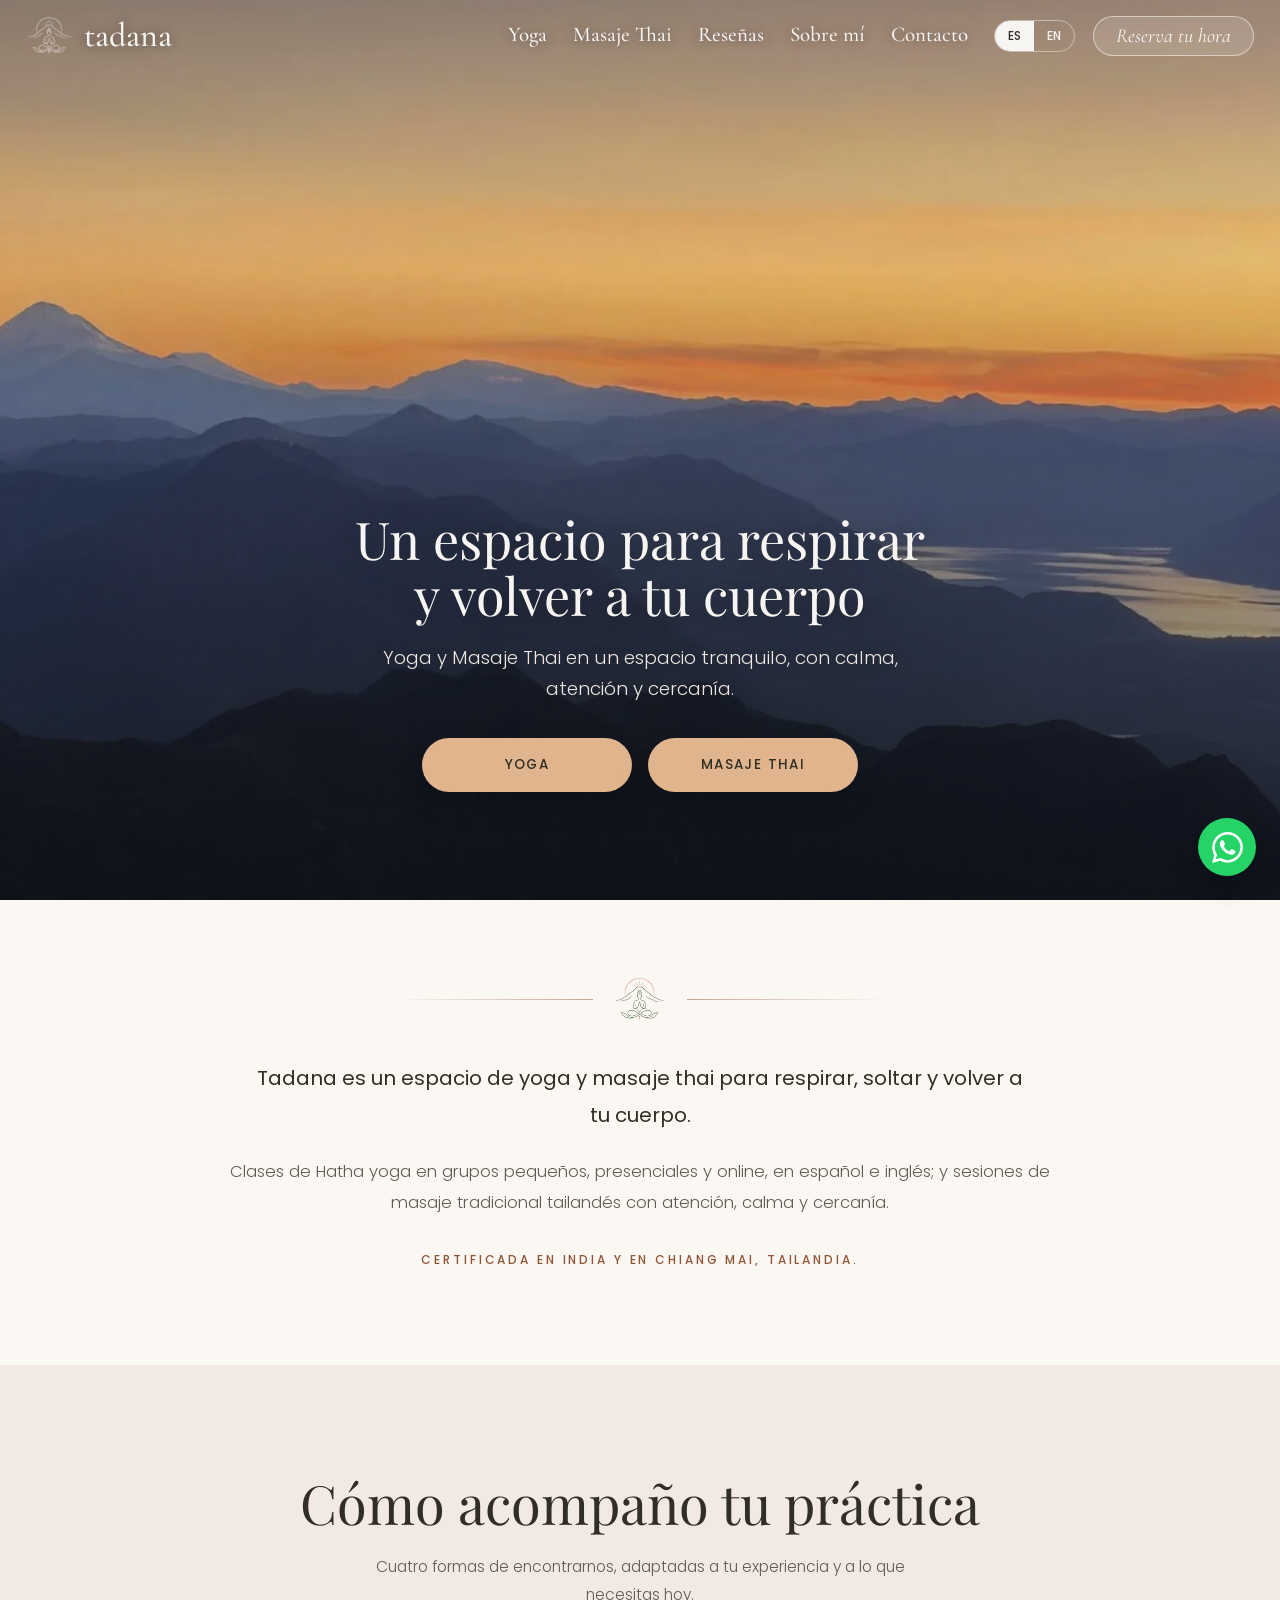
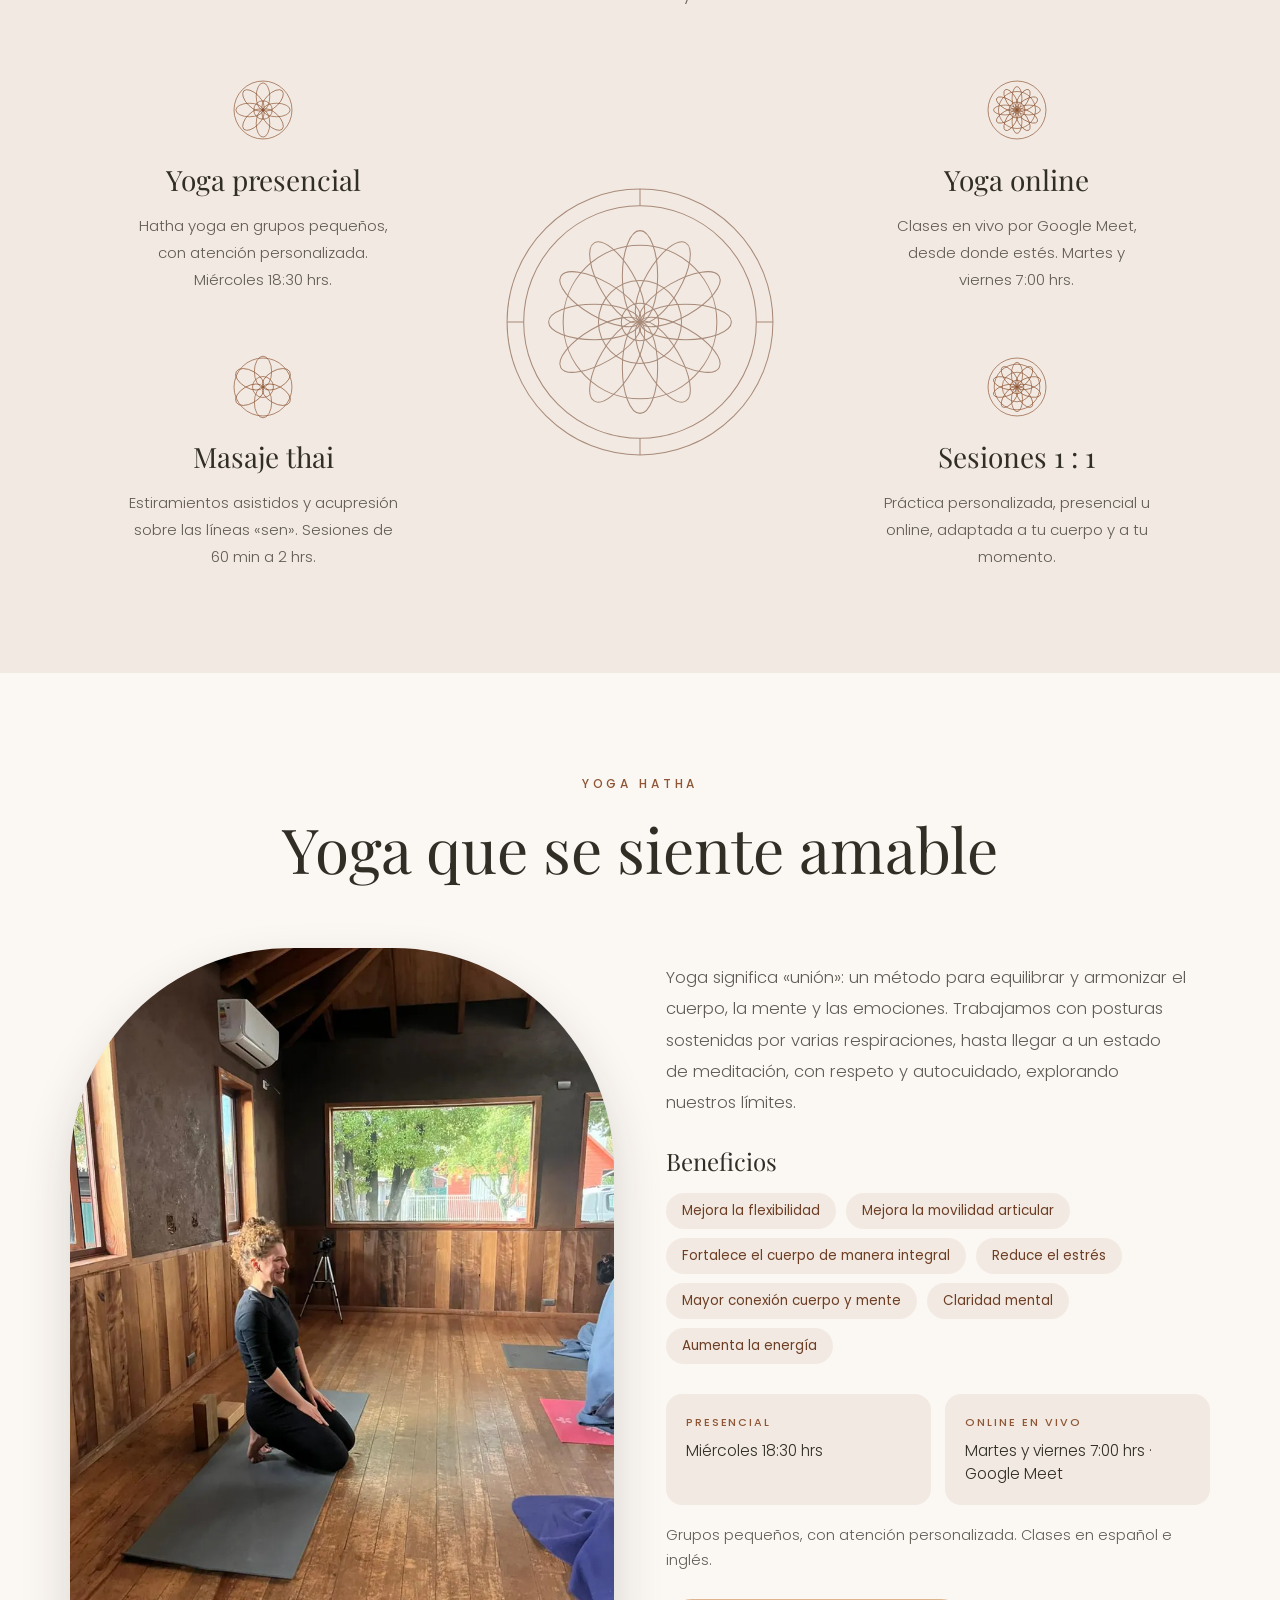
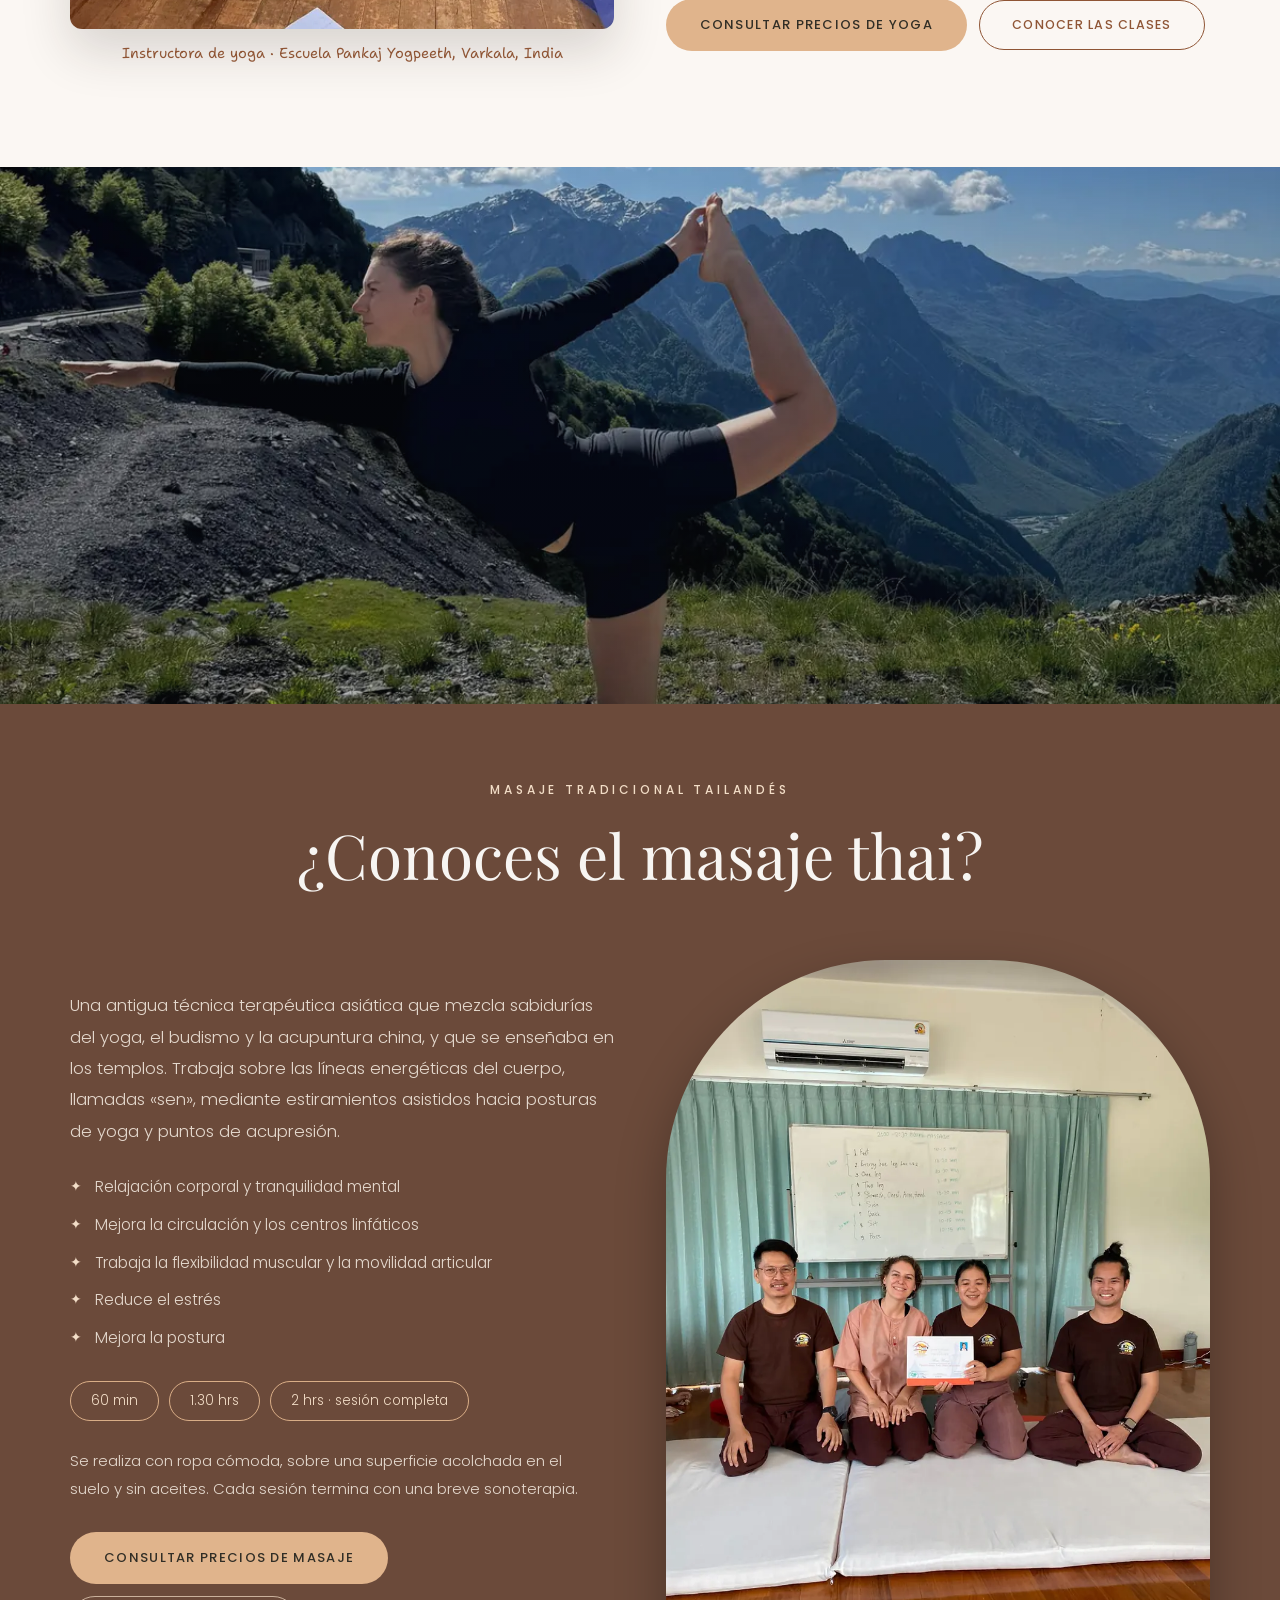
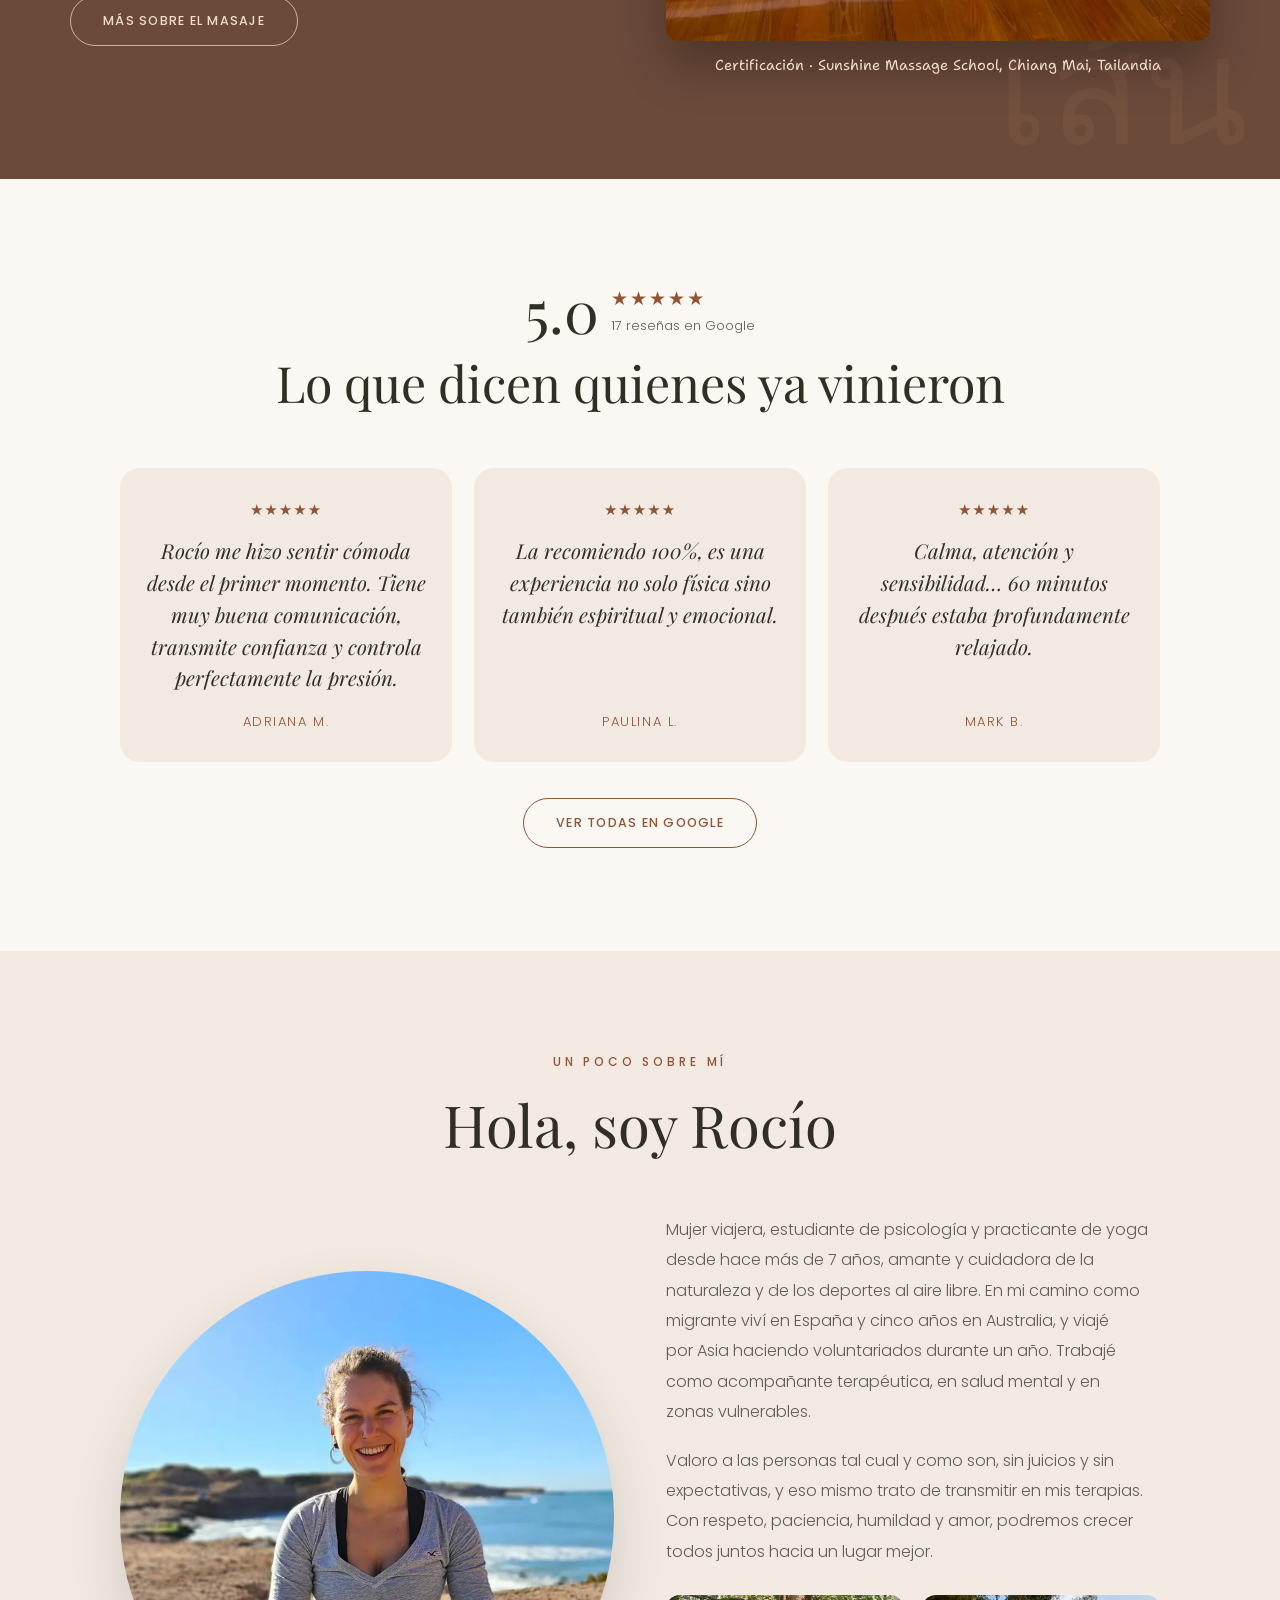
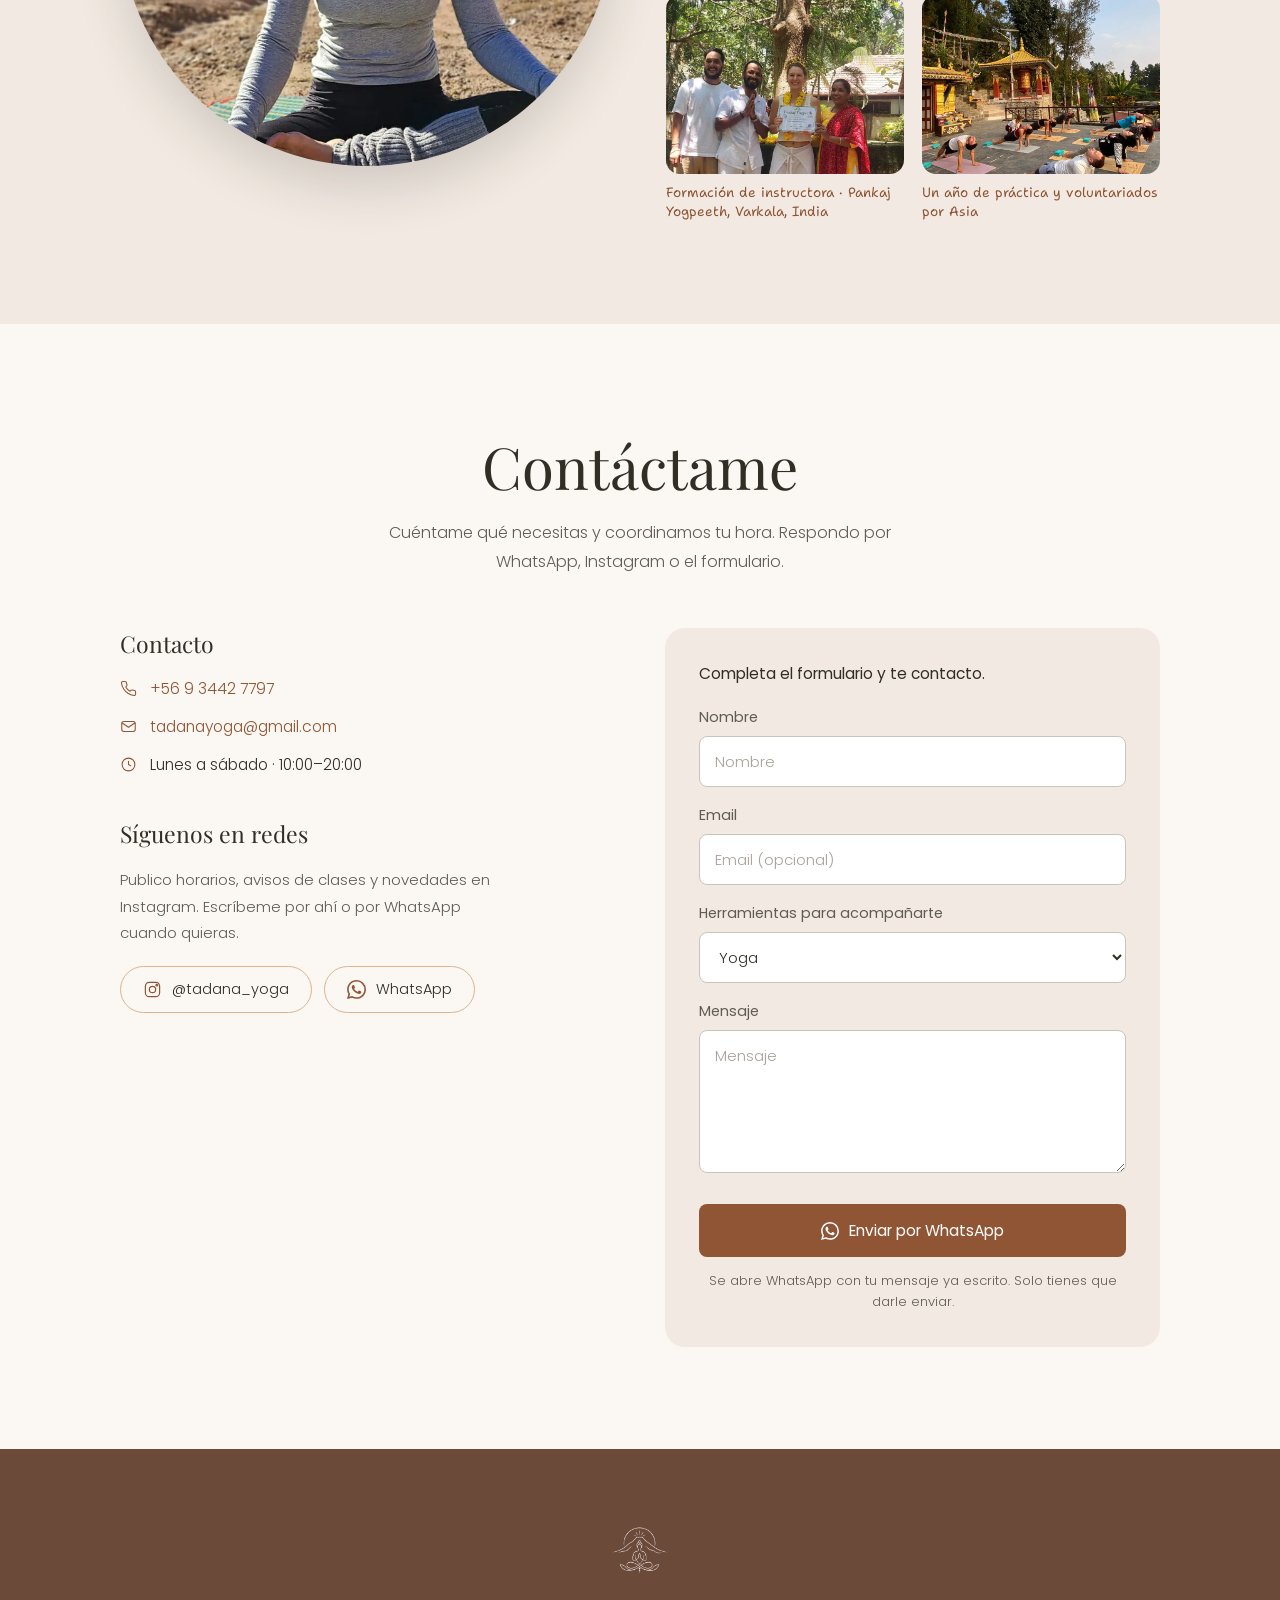
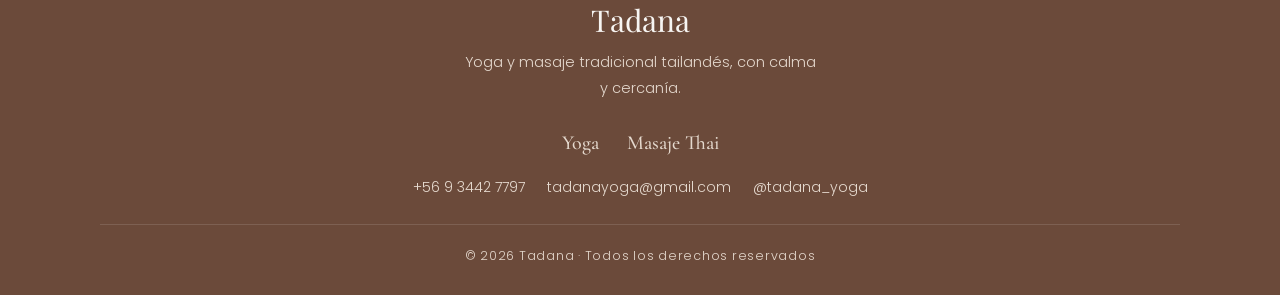
<file: index.html>
<!DOCTYPE html>
<html lang="es">
<head>
<meta charset="utf-8">
<meta name="viewport" content="width=device-width, initial-scale=1">
<title>Tadana · Yoga y masaje tailandés</title>
<meta name="description" content="Tadana: clases de yoga Hatha presenciales y online, y masaje tradicional tailandés con Rocío. Reserva tu hora." data-i18n-attr="content:meta.home">
<meta name="theme-color" content="#6b4a3a">
<link rel="canonical" href="https://tadana.cl/">

<meta property="og:type" content="website">
<meta property="og:url" content="https://tadana.cl/">
<meta property="og:site_name" content="Tadana">
<meta property="og:title" content="Tadana · Yoga y masaje tailandés">
<meta property="og:description" content="Un espacio para respirar y volver a tu cuerpo. Yoga Hatha presencial y online, y masaje tradicional tailandés.">
<meta property="og:image" content="https://tadana.cl/assets/img/hero-atardecer-v3.jpg">
<meta property="og:image:width" content="2400">
<meta property="og:image:height" content="1350">
<meta property="og:locale" content="es_CL">
<meta name="twitter:card" content="summary_large_image">

<link rel="icon" href="assets/img/favicon.ico" sizes="any">
<link rel="icon" href="assets/img/logo.png" type="image/png">
<link rel="apple-touch-icon" href="assets/img/apple-touch-icon.png">
<link rel="manifest" href="site.webmanifest">

<link rel="preload" as="image" href="assets/img/hero-atardecer-movil-v3.webp" type="image/webp" media="(max-width:600px)" fetchpriority="high">
<link rel="preload" as="image" href="assets/img/hero-atardecer-v3.webp" type="image/webp" media="(min-width:601px)" fetchpriority="high">
<link rel="preload" as="font" type="font/woff2" href="assets/fonts/playfair-display-400-normal-latin.woff2" crossorigin>
<link rel="preload" as="font" type="font/woff2" href="assets/fonts/poppins-300-normal-latin.woff2" crossorigin>
<link rel="stylesheet" href="assets/css/fonts.css?v=9">
<link rel="stylesheet" href="assets/css/style.css?v=10">

<script type="application/ld+json">
{
  "@context":"https://schema.org",
  "@type":"HealthAndBeautyBusiness",
  "name":"Tadana",
  "description":"Clases de yoga Hatha presenciales y online, y masaje tradicional tailandés.",
  "url":"https://tadana.cl/",
  "image":"https://tadana.cl/assets/img/hero-atardecer-v3.jpg",
  "telephone":"+56934427797",
  "email":"tadanayoga@gmail.com",
  "priceRange":"$$",
  "sameAs":["https://www.instagram.com/tadana_yoga/"],
  "openingHoursSpecification":[{
    "@type":"OpeningHoursSpecification",
    "dayOfWeek":["Monday","Tuesday","Wednesday","Thursday","Friday","Saturday"],
    "opens":"10:00","closes":"20:00"
  }],
  "makesOffer":[
    {"@type":"Offer","itemOffered":{"@type":"Service","name":"Clases de yoga Hatha","url":"https://tadana.cl/yoga/"}},
    {"@type":"Offer","itemOffered":{"@type":"Service","name":"Masaje tradicional tailandés","url":"https://tadana.cl/masaje-thai/"}}
  ]
}
</script>
</head>

<body>

<a class="sr-only" href="#inicio">Ir al contenido</a>

<!-- ============================ HEADER ============================ -->
<header class="header" id="header">
  <div class="header__inner">
    <a class="brand" href="#inicio" aria-label="Tadana · inicio">
      <img class="brand__mark" src="assets/img/logo.png" alt="" width="400" height="400">
      <span class="brand__name">tadana</span>
    </a>

    <nav class="nav" aria-label="Principal">
      <a class="nav__link" href="/yoga/" data-i18n="nav.yoga">Yoga</a>
      <a class="nav__link" href="/masaje-thai/" data-i18n="nav.masaje">Masaje Thai</a>
      <a class="nav__link" href="#resenas" data-i18n="nav.resenas">Reseñas</a>
      <a class="nav__link" href="#sobre" data-i18n="nav.sobre">Sobre mí</a>
      <a class="nav__link" href="#contacto" data-i18n="nav.contacto">Contacto</a>
    </nav>

    <div class="header__actions">
      <div class="lang" role="group" aria-label="Idioma">
        <button class="lang__btn is-active" type="button" data-lang="es" aria-pressed="true">ES</button>
        <button class="lang__btn" type="button" data-lang="en" aria-pressed="false">EN</button>
      </div>
      <a class="header__cta" href="https://wa.me/56934427797?text=Hola%20Roc%C3%ADo%2C%20quiero%20reservar%20una%20hora" target="_blank" rel="noopener" data-i18n="nav.reserva">Reserva tu hora</a>
    </div>

    <button class="burger" id="burger" type="button" aria-label="Menú" aria-expanded="false" aria-controls="menu">
      <svg width="26" height="26" viewBox="0 0 24 24" fill="none" stroke="currentColor" stroke-width="1.6" aria-hidden="true">
        <line x1="3" y1="7" x2="21" y2="7"></line>
        <line x1="3" y1="12" x2="21" y2="12"></line>
        <line x1="3" y1="17" x2="21" y2="17"></line>
      </svg>
    </button>
  </div>

  <div class="menu" id="menu" hidden>
    <a class="menu__link" href="/yoga/" data-i18n="nav.yoga">Yoga</a>
    <a class="menu__link" href="/masaje-thai/" data-i18n="nav.masaje">Masaje Thai</a>
    <a class="menu__link" href="#resenas" data-i18n="nav.resenas">Reseñas</a>
    <a class="menu__link" href="#sobre" data-i18n="nav.sobre">Sobre mí</a>
    <div class="menu__foot">
      <div class="lang" role="group" aria-label="Idioma">
        <button class="lang__btn is-active" type="button" data-lang="es" aria-pressed="true">ES</button>
        <button class="lang__btn" type="button" data-lang="en" aria-pressed="false">EN</button>
      </div>
      <a class="menu__cta" href="#contacto" data-i18n="nav.contacto">Contacto</a>
    </div>
  </div>
</header>

<main>

<!-- ============================ 1. HERO ============================ -->
<section class="hero" id="inicio">
  <picture>
    <source media="(max-width:600px)" srcset="assets/img/hero-atardecer-movil-v3.webp" type="image/webp">
    <source media="(max-width:600px)" srcset="assets/img/hero-atardecer-movil-v3.jpg" type="image/jpeg">
    <source srcset="assets/img/hero-atardecer-v3.webp" type="image/webp">
    <img class="hero__img" id="heroImg" src="assets/img/hero-atardecer-v3.jpg"
         alt="Atardecer sobre las montañas" width="2400" height="1350" fetchpriority="high">
  </picture>
  <div class="hero__veil"></div>
  <div class="hero__vignette"></div>

  <div class="hero__content" id="heroContent">
    <h1 class="hero__title" data-i18n="hero.title">Un espacio para respirar y volver a tu cuerpo</h1>
    <p class="hero__sub" data-i18n="hero.sub">Yoga y Masaje Thai en un espacio tranquilo, con calma, atención y cercanía.</p>
    <div class="hero__ctas">
      <a class="btn btn--hero" href="/yoga/" data-i18n="hero.cta1">Yoga</a>
      <a class="btn btn--hero" href="/masaje-thai/" data-i18n="hero.cta2">Masaje thai</a>
    </div>
  </div>
</section>

<!-- ============================ 2. BIENVENIDA ============================ -->
<section class="intro">
  <div class="wrap-xs">
    <div class="intro__ornament" aria-hidden="true">
      <span class="intro__rule intro__rule--l"></span>
      <img class="intro__mark" src="assets/img/logo.png" alt="" width="400" height="400" loading="lazy">
      <span class="intro__rule intro__rule--r"></span>
    </div>
    <p class="intro__lead" data-i18n="intro.lead">Tadana es un espacio de yoga y masaje thai para respirar, soltar y volver a tu cuerpo.</p>
    <p class="intro__p" data-i18n="intro.p1">Clases de Hatha yoga en grupos pequeños, presenciales y online, en español e inglés; y sesiones de masaje tradicional tailandés con atención, calma y cercanía.</p>
    <p class="intro__note" data-i18n="serv.note">Certificada en India y en Chiang Mai, Tailandia.</p>
  </div>
</section>

<!-- ============================ 3. LOS CUATRO ============================ -->
<section class="four">
  <div class="wrap">
    <div class="section-head">
      <h2 class="section-head__title" data-i18n="four.title">Cómo acompaño tu práctica</h2>
      <p class="section-head__sub" data-i18n="four.sub">Cuatro formas de encontrarnos, adaptadas a tu experiencia y a lo que necesitas hoy.</p>
    </div>

    <div class="four__grid">

      <div class="four__cell four__cell--1">
        <svg width="74" height="74" viewBox="0 0 120 120" fill="none" stroke="var(--a2)" stroke-width="1.1" aria-hidden="true">
          <circle cx="60" cy="60" r="15"></circle>
          <circle cx="60" cy="60" r="47"></circle>
          <ellipse cx="60" cy="38" rx="11" ry="22"></ellipse>
          <ellipse cx="60" cy="38" rx="11" ry="22" transform="rotate(45 60 60)"></ellipse>
          <ellipse cx="60" cy="38" rx="11" ry="22" transform="rotate(90 60 60)"></ellipse>
          <ellipse cx="60" cy="38" rx="11" ry="22" transform="rotate(135 60 60)"></ellipse>
          <ellipse cx="60" cy="38" rx="11" ry="22" transform="rotate(180 60 60)"></ellipse>
          <ellipse cx="60" cy="38" rx="11" ry="22" transform="rotate(225 60 60)"></ellipse>
          <ellipse cx="60" cy="38" rx="11" ry="22" transform="rotate(270 60 60)"></ellipse>
          <ellipse cx="60" cy="38" rx="11" ry="22" transform="rotate(315 60 60)"></ellipse>
        </svg>
        <h3 data-i18n="four.t1">Yoga presencial</h3>
        <p data-i18n="four.d1">Hatha yoga en grupos pequeños, con atención personalizada. Miércoles 18:30 hrs.</p>
      </div>

      <div class="four__cell four__cell--2">
        <svg width="74" height="74" viewBox="0 0 120 120" fill="none" stroke="var(--a2)" stroke-width="1.1" aria-hidden="true">
          <circle cx="60" cy="60" r="13"></circle>
          <circle cx="60" cy="60" r="30"></circle>
          <circle cx="60" cy="60" r="47"></circle>
          <ellipse cx="60" cy="41" rx="8" ry="19"></ellipse>
          <ellipse cx="60" cy="41" rx="8" ry="19" transform="rotate(30 60 60)"></ellipse>
          <ellipse cx="60" cy="41" rx="8" ry="19" transform="rotate(60 60 60)"></ellipse>
          <ellipse cx="60" cy="41" rx="8" ry="19" transform="rotate(90 60 60)"></ellipse>
          <ellipse cx="60" cy="41" rx="8" ry="19" transform="rotate(120 60 60)"></ellipse>
          <ellipse cx="60" cy="41" rx="8" ry="19" transform="rotate(150 60 60)"></ellipse>
          <ellipse cx="60" cy="41" rx="8" ry="19" transform="rotate(180 60 60)"></ellipse>
          <ellipse cx="60" cy="41" rx="8" ry="19" transform="rotate(210 60 60)"></ellipse>
          <ellipse cx="60" cy="41" rx="8" ry="19" transform="rotate(240 60 60)"></ellipse>
          <ellipse cx="60" cy="41" rx="8" ry="19" transform="rotate(270 60 60)"></ellipse>
          <ellipse cx="60" cy="41" rx="8" ry="19" transform="rotate(300 60 60)"></ellipse>
          <ellipse cx="60" cy="41" rx="8" ry="19" transform="rotate(330 60 60)"></ellipse>
        </svg>
        <h3 data-i18n="four.t2">Yoga online</h3>
        <p data-i18n="four.d2">Clases en vivo por Google Meet, desde donde estés. Martes y viernes 7:00 hrs.</p>
      </div>

      <div class="four__ornament" aria-hidden="true">
        <svg width="100%" viewBox="0 0 260 260" fill="none" stroke="var(--a3)" stroke-width="1">
          <circle cx="130" cy="130" r="128"></circle>
          <circle cx="130" cy="130" r="112"></circle>
          <circle cx="130" cy="130" r="74"></circle>
          <circle cx="130" cy="130" r="40"></circle>
          <circle cx="130" cy="130" r="18"></circle>
          <ellipse cx="130" cy="86" rx="17" ry="44"></ellipse>
          <ellipse cx="130" cy="86" rx="17" ry="44" transform="rotate(30 130 130)"></ellipse>
          <ellipse cx="130" cy="86" rx="17" ry="44" transform="rotate(60 130 130)"></ellipse>
          <ellipse cx="130" cy="86" rx="17" ry="44" transform="rotate(90 130 130)"></ellipse>
          <ellipse cx="130" cy="86" rx="17" ry="44" transform="rotate(120 130 130)"></ellipse>
          <ellipse cx="130" cy="86" rx="17" ry="44" transform="rotate(150 130 130)"></ellipse>
          <ellipse cx="130" cy="86" rx="17" ry="44" transform="rotate(180 130 130)"></ellipse>
          <ellipse cx="130" cy="86" rx="17" ry="44" transform="rotate(210 130 130)"></ellipse>
          <ellipse cx="130" cy="86" rx="17" ry="44" transform="rotate(240 130 130)"></ellipse>
          <ellipse cx="130" cy="86" rx="17" ry="44" transform="rotate(270 130 130)"></ellipse>
          <ellipse cx="130" cy="86" rx="17" ry="44" transform="rotate(300 130 130)"></ellipse>
          <ellipse cx="130" cy="86" rx="17" ry="44" transform="rotate(330 130 130)"></ellipse>
          <line x1="130" y1="2" x2="130" y2="18"></line>
          <line x1="2" y1="130" x2="18" y2="130"></line>
          <line x1="130" y1="242" x2="130" y2="258"></line>
          <line x1="242" y1="130" x2="258" y2="130"></line>
        </svg>
      </div>

      <div class="four__cell four__cell--3">
        <svg width="74" height="74" viewBox="0 0 120 120" fill="none" stroke="var(--a2)" stroke-width="1.1" aria-hidden="true">
          <circle cx="60" cy="60" r="17"></circle>
          <circle cx="60" cy="60" r="47"></circle>
          <ellipse cx="60" cy="35" rx="14" ry="25"></ellipse>
          <ellipse cx="60" cy="35" rx="14" ry="25" transform="rotate(60 60 60)"></ellipse>
          <ellipse cx="60" cy="35" rx="14" ry="25" transform="rotate(120 60 60)"></ellipse>
          <ellipse cx="60" cy="35" rx="14" ry="25" transform="rotate(180 60 60)"></ellipse>
          <ellipse cx="60" cy="35" rx="14" ry="25" transform="rotate(240 60 60)"></ellipse>
          <ellipse cx="60" cy="35" rx="14" ry="25" transform="rotate(300 60 60)"></ellipse>
        </svg>
        <h3 data-i18n="four.t3">Masaje thai</h3>
        <p data-i18n="four.d3">Estiramientos asistidos y acupresión sobre las líneas «sen». Sesiones de 60 min a 2 hrs.</p>
      </div>

      <div class="four__cell four__cell--4">
        <svg width="74" height="74" viewBox="0 0 120 120" fill="none" stroke="var(--a2)" stroke-width="1.1" aria-hidden="true">
          <circle cx="60" cy="60" r="11"></circle>
          <circle cx="60" cy="60" r="24"></circle>
          <circle cx="60" cy="60" r="37"></circle>
          <circle cx="60" cy="60" r="47"></circle>
          <ellipse cx="60" cy="40" rx="9" ry="20"></ellipse>
          <ellipse cx="60" cy="40" rx="9" ry="20" transform="rotate(36 60 60)"></ellipse>
          <ellipse cx="60" cy="40" rx="9" ry="20" transform="rotate(72 60 60)"></ellipse>
          <ellipse cx="60" cy="40" rx="9" ry="20" transform="rotate(108 60 60)"></ellipse>
          <ellipse cx="60" cy="40" rx="9" ry="20" transform="rotate(144 60 60)"></ellipse>
          <ellipse cx="60" cy="40" rx="9" ry="20" transform="rotate(180 60 60)"></ellipse>
          <ellipse cx="60" cy="40" rx="9" ry="20" transform="rotate(216 60 60)"></ellipse>
          <ellipse cx="60" cy="40" rx="9" ry="20" transform="rotate(252 60 60)"></ellipse>
          <ellipse cx="60" cy="40" rx="9" ry="20" transform="rotate(288 60 60)"></ellipse>
          <ellipse cx="60" cy="40" rx="9" ry="20" transform="rotate(324 60 60)"></ellipse>
        </svg>
        <h3 data-i18n="four.t4">Sesiones 1 : 1</h3>
        <p data-i18n="four.d4">Práctica personalizada, presencial u online, adaptada a tu cuerpo y a tu momento.</p>
      </div>

    </div>
  </div>
</section>

<!-- ============================ 4. YOGA ============================ -->
<section class="yoga" id="yoga">
  <div class="wrap">
    <div class="section-head">
      <p class="kicker" data-i18n="yoga.kicker">Yoga Hatha</p>
      <h2 class="section-title" data-i18n="yoga.title">Yoga que se siente amable</h2>
    </div>

    <div class="split">
      <figure class="figure-arch">
        <picture>
          <source srcset="assets/img/clase-yoga.webp" type="image/webp">
          <img src="assets/img/clase-yoga.jpg" alt="Rocío guiando una clase de Hatha yoga"
               width="900" height="1200" loading="lazy" style="object-position:center 45%">
        </picture>
        <figcaption data-i18n="yoga.credential">Instructora de yoga · Escuela Pankaj Yogpeeth, Varkala, India</figcaption>
      </figure>

      <div>
        <p class="body-text" data-i18n="yoga.body">Yoga significa «unión»: un método para equilibrar y armonizar el cuerpo, la mente y las emociones. Trabajamos con posturas sostenidas por varias respiraciones, hasta llegar a un estado de meditación, con respeto y autocuidado, explorando nuestros límites.</p>

        <h3 class="sub-title" data-i18n="yoga.benefTitle">Beneficios</h3>
        <ul class="tags">
          <li data-i18n="yoga.beneficios.0">Mejora la flexibilidad</li>
          <li data-i18n="yoga.beneficios.1">Mejora la movilidad articular</li>
          <li data-i18n="yoga.beneficios.2">Fortalece el cuerpo de manera integral</li>
          <li data-i18n="yoga.beneficios.3">Reduce el estrés</li>
          <li data-i18n="yoga.beneficios.4">Mayor conexión cuerpo y mente</li>
          <li data-i18n="yoga.beneficios.5">Claridad mental</li>
          <li data-i18n="yoga.beneficios.6">Aumenta la energía</li>
        </ul>

        <div class="schedule">
          <div class="schedule__card">
            <p class="schedule__label" data-i18n="yoga.presLabel">Presencial</p>
            <p class="schedule__info" data-i18n="yoga.presInfo">Miércoles 18:30 hrs</p>
          </div>
          <div class="schedule__card">
            <p class="schedule__label" data-i18n="yoga.onlineLabel">Online en vivo</p>
            <p class="schedule__info" data-i18n="yoga.onlineInfo">Martes y viernes 7:00 hrs · Google Meet</p>
          </div>
        </div>

        <p class="note" data-i18n="yoga.groups">Grupos pequeños, con atención personalizada. Clases en español e inglés.</p>

        <div class="actions">
          <a class="btn btn--sm" href="https://wa.me/56934427797?text=Hola%20Roc%C3%ADo%2C%20quiero%20consultar%20precios%20de%20las%20clases%20de%20yoga"
             target="_blank" rel="noopener" data-i18n="yoga.cta">Consultar precios de yoga</a>
          <a class="btn-outline" href="/yoga/" data-i18n="more.yoga">Conocer las clases</a>
        </div>
      </div>
    </div>
  </div>
</section>

<!-- ============================ 5. FOTO PUENTE ============================ -->
<section class="band" aria-hidden="true">
  <picture>
    <source srcset="assets/img/yoga-montana.webp" type="image/webp">
    <img src="assets/img/yoga-montana.jpg" alt="" width="1200" height="1444" loading="lazy">
  </picture>
  <div class="band__veil"></div>
</section>

<!-- ============================ 6. MASAJE THAI ============================ -->
<section class="masaje" id="masaje">
  <span class="masaje__glyph" aria-hidden="true">เส้น</span>
  <div class="wrap">
    <div class="section-head">
      <p class="kicker" data-i18n="masaje.kicker">Masaje tradicional tailandés</p>
      <h2 class="section-title" data-i18n="masaje.title">¿Conoces el masaje thai?</h2>
    </div>

    <div class="split">
      <div>
        <p class="body-text" data-i18n="masaje.body">Una antigua técnica terapéutica asiática que mezcla sabidurías del yoga, el budismo y la acupuntura china, y que se enseñaba en los templos. Trabaja sobre las líneas energéticas del cuerpo, llamadas «sen», mediante estiramientos asistidos hacia posturas de yoga y puntos de acupresión.</p>

        <ul class="benefits">
          <li><span class="benefits__mark" aria-hidden="true">✦</span><span data-i18n="masaje.beneficios.0">Relajación corporal y tranquilidad mental</span></li>
          <li><span class="benefits__mark" aria-hidden="true">✦</span><span data-i18n="masaje.beneficios.1">Mejora la circulación y los centros linfáticos</span></li>
          <li><span class="benefits__mark" aria-hidden="true">✦</span><span data-i18n="masaje.beneficios.2">Trabaja la flexibilidad muscular y la movilidad articular</span></li>
          <li><span class="benefits__mark" aria-hidden="true">✦</span><span data-i18n="masaje.beneficios.3">Reduce el estrés</span></li>
          <li><span class="benefits__mark" aria-hidden="true">✦</span><span data-i18n="masaje.beneficios.4">Mejora la postura</span></li>
        </ul>

        <ul class="durations">
          <li data-i18n="masaje.dur1">60 min</li>
          <li data-i18n="masaje.dur2">1.30 hrs</li>
          <li data-i18n="masaje.dur3">2 hrs · sesión completa</li>
        </ul>

        <p class="note" data-i18n="masaje.detail">Se realiza con ropa cómoda, sobre una superficie acolchada en el suelo y sin aceites. Cada sesión termina con una breve sonoterapia.</p>

        <div class="actions">
          <a class="btn btn--sm" href="https://wa.me/56934427797?text=Hola%20Roc%C3%ADo%2C%20quiero%20consultar%20precios%20del%20masaje%20thai"
             target="_blank" rel="noopener" data-i18n="masaje.cta">Consultar precios de masaje</a>
          <a class="btn-outline btn-outline--light" href="/masaje-thai/" data-i18n="more.masaje">Más sobre el masaje</a>
        </div>
      </div>

      <figure class="figure-arch">
        <picture>
          <source srcset="assets/img/certificacion-thai.webp" type="image/webp">
          <img src="assets/img/certificacion-thai.jpg" alt="Rocío recibiendo su certificación en Sunshine Massage School, Chiang Mai"
               width="900" height="1199" loading="lazy" style="object-position:center 35%">
        </picture>
        <figcaption data-i18n="masaje.credential">Certificación · Sunshine Massage School, Chiang Mai, Tailandia</figcaption>
      </figure>
    </div>
  </div>
</section>

<!-- ============================ 7. RESEÑAS ============================ -->
<section class="reviews" id="resenas">
  <div class="wrap-sm">
    <div class="section-head">
      <div class="rating">
        <span class="rating__score">5.0</span>
        <div class="rating__meta">
          <div class="rating__stars" aria-hidden="true">★★★★★</div>
          <p class="rating__count" data-i18n="rev.count">17 reseñas en Google</p>
        </div>
      </div>
      <h2 class="reviews__title" data-i18n="rev.title">Lo que dicen quienes ya vinieron</h2>
    </div>

    <div class="reviews__grid">
      <figure class="review">
        <div class="review__stars" aria-hidden="true">★★★★★</div>
        <blockquote><span data-i18n="rev.items.0.quote">Rocío me hizo sentir cómoda desde el primer momento. Tiene muy buena comunicación, transmite confianza y controla perfectamente la presión.</span></blockquote>
        <figcaption data-i18n="rev.items.0.author">Adriana M.</figcaption>
      </figure>
      <figure class="review">
        <div class="review__stars" aria-hidden="true">★★★★★</div>
        <blockquote><span data-i18n="rev.items.1.quote">La recomiendo 100%, es una experiencia no solo física sino también espiritual y emocional.</span></blockquote>
        <figcaption data-i18n="rev.items.1.author">Paulina L.</figcaption>
      </figure>
      <figure class="review">
        <div class="review__stars" aria-hidden="true">★★★★★</div>
        <blockquote><span data-i18n="rev.items.2.quote">Calma, atención y sensibilidad… 60 minutos después estaba profundamente relajado.</span></blockquote>
        <figcaption data-i18n="rev.items.2.author">Mark B.</figcaption>
      </figure>
    </div>

    <div class="reviews__cta">
      <a class="btn-outline" href="https://www.google.com/maps/place/Tadana+Yoga+%26+Masaje+Thai/@-39.2724635,-71.9734466,17z"
         target="_blank" rel="noopener" data-i18n="rev.cta">Ver todas en Google</a>
    </div>
  </div>
</section>

<!-- ============================ 8. SOBRE ROCÍO ============================ -->
<section class="about" id="sobre">
  <div class="wrap-sm">
    <div class="section-head">
      <p class="kicker" data-i18n="about.kicker">Un poco sobre mí</p>
      <h2 class="contact__title" data-i18n="about.title">Hola, soy Rocío</h2>
    </div>

    <div class="about__grid">
      <picture>
        <source srcset="assets/img/rocio.webp" type="image/webp">
        <img class="about__portrait" src="assets/img/rocio.jpg"
             alt="Rocío, instructora de yoga y terapeuta de masaje thai" width="810" height="1440" loading="lazy">
      </picture>

      <div>
        <p class="about__p" data-i18n="about.p1">Mujer viajera, estudiante de psicología y practicante de yoga desde hace más de 7 años, amante y cuidadora de la naturaleza y de los deportes al aire libre. En mi camino como migrante viví en España y cinco años en Australia, y viajé por Asia haciendo voluntariados durante un año. Trabajé como acompañante terapéutica, en salud mental y en zonas vulnerables.</p>
        <p class="about__p" data-i18n="about.p2">Valoro a las personas tal cual y como son, sin juicios y sin expectativas, y eso mismo trato de transmitir en mis terapias. Con respeto, paciencia, humildad y amor, podremos crecer todos juntos hacia un lugar mejor.</p>

        <div class="about__certs">
          <figure>
            <picture>
              <source srcset="assets/img/certificacion-india.webp" type="image/webp">
              <img src="assets/img/certificacion-india.jpg" alt="Rocío recibiendo su certificación de instructora de yoga en Pankaj Yogpeeth, India"
                   width="760" height="1013" loading="lazy" style="object-position:center 30%">
            </picture>
            <figcaption data-i18n="about.certYoga">Formación de instructora · Pankaj Yogpeeth, Varkala, India</figcaption>
          </figure>
          <figure>
            <picture>
              <source srcset="assets/img/clase-amanecer.webp" type="image/webp">
              <img src="assets/img/clase-amanecer.jpg" alt="Clase de yoga al amanecer durante su formación en Asia"
                   width="900" height="1199" loading="lazy" style="object-position:center 55%">
            </picture>
            <figcaption data-i18n="about.certAsia">Un año de práctica y voluntariados por Asia</figcaption>
          </figure>
        </div>
      </div>
    </div>
  </div>
</section>

<!-- ============================ 9. CONTACTO ============================ -->
<section class="contact" id="contacto">
  <div class="wrap-sm">
    <div class="section-head">
      <h2 class="contact__title" data-i18n="contact.title">Contáctame</h2>
      <p class="contact__body" data-i18n="contact.body">Cuéntame qué necesitas y coordinamos tu hora. Respondo por WhatsApp, Instagram o el formulario.</p>
    </div>

    <div class="contact__grid">
      <div class="contact__col">

        <div>
          <h3 class="contact__h3" data-i18n="contact.details">Contacto</h3>
          <ul class="contact__list">
            <li>
              <svg width="17" height="17" viewBox="0 0 24 24" fill="none" stroke="var(--a2)" stroke-width="1.5" stroke-linecap="round" stroke-linejoin="round" aria-hidden="true"><path d="M22 16.9v3a2 2 0 01-2.2 2 19.8 19.8 0 01-8.6-3.1 19.5 19.5 0 01-6-6A19.8 19.8 0 012.1 4.2 2 2 0 014.1 2h3a2 2 0 012 1.7c.1 1 .4 1.9.7 2.8a2 2 0 01-.5 2.1L8.1 9.9a16 16 0 006 6l1.3-1.2a2 2 0 012.1-.5c.9.3 1.8.6 2.8.7a2 2 0 011.7 2z"></path></svg>
              <a href="https://wa.me/56934427797" target="_blank" rel="noopener">+56 9 3442 7797</a>
            </li>
            <li>
              <svg width="17" height="17" viewBox="0 0 24 24" fill="none" stroke="var(--a2)" stroke-width="1.5" stroke-linecap="round" stroke-linejoin="round" aria-hidden="true"><rect x="2.5" y="5" width="19" height="14" rx="3"></rect><path d="M3 7l9 6 9-6"></path></svg>
              <a href="mailto:tadanayoga@gmail.com">tadanayoga@gmail.com</a>
            </li>
            <li>
              <svg width="17" height="17" viewBox="0 0 24 24" fill="none" stroke="var(--a2)" stroke-width="1.5" stroke-linecap="round" stroke-linejoin="round" aria-hidden="true"><circle cx="12" cy="12" r="9"></circle><path d="M12 7.5V12l3.2 2"></path></svg>
              <span data-i18n="contact.hours">Lunes a sábado · 10:00–20:00</span>
            </li>
          </ul>
        </div>

        <div>
          <h3 class="contact__h3" data-i18n="contact.follow">Síguenos en redes</h3>
          <p class="contact__follow-body" data-i18n="contact.followBody">Publico horarios, avisos de clases y novedades en Instagram. Escríbeme por ahí o por WhatsApp cuando quieras.</p>
          <div class="socials">
            <a class="social" href="https://www.instagram.com/tadana_yoga/" target="_blank" rel="noopener">
              <svg width="19" height="19" viewBox="0 0 24 24" fill="none" stroke="var(--a2)" stroke-width="1.5" stroke-linecap="round" stroke-linejoin="round" aria-hidden="true"><rect x="3" y="3" width="18" height="18" rx="5"></rect><circle cx="12" cy="12" r="4"></circle><circle cx="17.4" cy="6.6" r="1"></circle></svg>
              @tadana_yoga
            </a>
            <a class="social" href="https://wa.me/56934427797?text=Hola%20Roc%C3%ADo%2C%20quiero%20reservar%20una%20hora" target="_blank" rel="noopener">
              <svg width="19" height="19" viewBox="0 0 24 24" fill="var(--a2)" aria-hidden="true"><path d="M17.472 14.382c-.297-.149-1.758-.867-2.03-.967-.273-.099-.471-.148-.67.15-.197.297-.767.966-.94 1.164-.173.199-.347.223-.644.075-.297-.15-1.255-.463-2.39-1.475-.883-.788-1.48-1.761-1.653-2.059-.173-.297-.018-.458.13-.606.134-.133.298-.347.446-.52.149-.174.198-.298.298-.497.099-.198.05-.372-.025-.521-.075-.149-.669-1.612-.916-2.207-.242-.579-.487-.5-.669-.51l-.57-.01c-.198 0-.52.074-.792.372-.272.297-1.04 1.016-1.04 2.479 0 1.462 1.065 2.875 1.213 3.074.149.198 2.096 3.2 5.077 4.487.709.306 1.262.489 1.694.625.712.227 1.36.195 1.872.118.571-.085 1.758-.719 2.006-1.413.247-.694.247-1.289.173-1.413-.074-.124-.272-.198-.57-.347m-5.421 7.403h-.004a9.87 9.87 0 01-5.031-1.378l-.361-.214-3.741.982.998-3.648-.235-.374a9.86 9.86 0 01-1.51-5.26c.001-5.45 4.436-9.884 9.888-9.884 2.64 0 5.122 1.03 6.988 2.898a9.825 9.825 0 012.893 6.994c-.003 5.45-4.437 9.884-9.885 9.884m8.413-18.297A11.815 11.815 0 0012.05 0C5.495 0 .16 5.335.157 11.892c0 2.096.547 4.142 1.588 5.945L.057 24l6.305-1.654a11.882 11.882 0 005.683 1.448h.005c6.554 0 11.89-5.335 11.893-11.893a11.821 11.821 0 00-3.48-8.413z"></path></svg>
              WhatsApp
            </a>
          </div>
        </div>

      </div>

      <form class="form" id="contactForm" novalidate>
        <p class="form__lead" data-i18n="contact.formLead">Completa el formulario y te contacto.</p>

        <label for="f-nombre" data-i18n="contact.name">Nombre</label>
        <input id="f-nombre" name="nombre" type="text" required autocomplete="name"
               placeholder="Nombre" data-i18n-attr="placeholder:contact.name">

        <label for="f-email">Email</label>
        <input id="f-email" name="email" type="email" autocomplete="email"
               placeholder="Email" data-i18n-attr="placeholder:contact.emailPh">

        <label for="f-servicio" data-i18n="contact.tool">Herramientas para acompañarte</label>
        <select id="f-servicio" name="servicio">
          <option data-i18n="contact.optYoga">Yoga</option>
          <option data-i18n="contact.optThai">Masaje Tailandés</option>
          <option data-i18n="contact.optBoth">Yoga y masaje</option>
          <option data-i18n="contact.optOther">Otra consulta</option>
        </select>

        <label for="f-mensaje" data-i18n="contact.msg">Mensaje</label>
        <textarea id="f-mensaje" name="mensaje" rows="5" required
                  placeholder="Mensaje" data-i18n-attr="placeholder:contact.msg"></textarea>

        <button type="submit">
          <svg width="18" height="18" viewBox="0 0 24 24" fill="currentColor" aria-hidden="true"><path d="M17.472 14.382c-.297-.149-1.758-.867-2.03-.967-.273-.099-.471-.148-.67.15-.197.297-.767.966-.94 1.164-.173.199-.347.223-.644.075-.297-.15-1.255-.463-2.39-1.475-.883-.788-1.48-1.761-1.653-2.059-.173-.297-.018-.458.13-.606.134-.133.298-.347.446-.52.149-.174.198-.298.298-.497.099-.198.05-.372-.025-.521-.075-.149-.669-1.612-.916-2.207-.242-.579-.487-.5-.669-.51l-.57-.01c-.198 0-.52.074-.792.372-.272.297-1.04 1.016-1.04 2.479 0 1.462 1.065 2.875 1.213 3.074.149.198 2.096 3.2 5.077 4.487.709.306 1.262.489 1.694.625.712.227 1.36.195 1.872.118.571-.085 1.758-.719 2.006-1.413.247-.694.247-1.289.173-1.413-.074-.124-.272-.198-.57-.347m-5.421 7.403h-.004a9.87 9.87 0 01-5.031-1.378l-.361-.214-3.741.982.998-3.648-.235-.374a9.86 9.86 0 01-1.51-5.26c.001-5.45 4.436-9.884 9.888-9.884 2.64 0 5.122 1.03 6.988 2.898a9.825 9.825 0 012.893 6.994c-.003 5.45-4.437 9.884-9.885 9.884m8.413-18.297A11.815 11.815 0 0012.05 0C5.495 0 .16 5.335.157 11.892c0 2.096.547 4.142 1.588 5.945L.057 24l6.305-1.654a11.882 11.882 0 005.683 1.448h.005c6.554 0 11.89-5.335 11.893-11.893a11.821 11.821 0 00-3.48-8.413z"></path></svg>
          <span data-i18n="contact.send">Enviar por WhatsApp</span>
        </button>
        <p class="form__hint" data-i18n="contact.formHint">Se abre WhatsApp con tu mensaje ya escrito. Solo tienes que darle enviar.</p>
      </form>
    </div>
  </div>
</section>

</main>

<!-- ============================ 10. FOOTER ============================ -->
<footer class="footer">
  <img class="footer__mark" src="assets/img/logo.png" alt="Tadana" width="400" height="400" loading="lazy">
  <p class="footer__name">Tadana</p>
  <p class="footer__tagline" data-i18n="footer.tagline">Yoga y masaje tradicional tailandés, con calma y cercanía.</p>

  <nav class="footer__nav" aria-label="Servicios">
    <a href="/yoga/" data-i18n="nav.yoga">Yoga</a>
    <a href="/masaje-thai/" data-i18n="nav.masaje">Masaje Thai</a>
  </nav>

  <div class="footer__contact">
    <a href="https://wa.me/56934427797" target="_blank" rel="noopener">+56 9 3442 7797</a>
    <a href="mailto:tadanayoga@gmail.com">tadanayoga@gmail.com</a>
    <a href="https://www.instagram.com/tadana_yoga/" target="_blank" rel="noopener">@tadana_yoga</a>
  </div>

  <div class="footer__legal">© <span id="year">2026</span> Tadana · <span data-i18n="footer.rights">Todos los derechos reservados</span></div>
</footer>

<a class="wa-float" href="https://wa.me/56934427797?text=Hola%20Roc%C3%ADo%2C%20quiero%20reservar%20una%20hora"
   target="_blank" rel="noopener" aria-label="WhatsApp">
  <svg width="31" height="31" viewBox="0 0 24 24" fill="#fff" aria-hidden="true"><path d="M17.472 14.382c-.297-.149-1.758-.867-2.03-.967-.273-.099-.471-.148-.67.15-.197.297-.767.966-.94 1.164-.173.199-.347.223-.644.075-.297-.15-1.255-.463-2.39-1.475-.883-.788-1.48-1.761-1.653-2.059-.173-.297-.018-.458.13-.606.134-.133.298-.347.446-.52.149-.174.198-.298.298-.497.099-.198.05-.372-.025-.521-.075-.149-.669-1.612-.916-2.207-.242-.579-.487-.5-.669-.51l-.57-.01c-.198 0-.52.074-.792.372-.272.297-1.04 1.016-1.04 2.479 0 1.462 1.065 2.875 1.213 3.074.149.198 2.096 3.2 5.077 4.487.709.306 1.262.489 1.694.625.712.227 1.36.195 1.872.118.571-.085 1.758-.719 2.006-1.413.247-.694.247-1.289.173-1.413-.074-.124-.272-.198-.57-.347m-5.421 7.403h-.004a9.87 9.87 0 01-5.031-1.378l-.361-.214-3.741.982.998-3.648-.235-.374a9.86 9.86 0 01-1.51-5.26c.001-5.45 4.436-9.884 9.888-9.884 2.64 0 5.122 1.03 6.988 2.898a9.825 9.825 0 012.893 6.994c-.003 5.45-4.437 9.884-9.885 9.884m8.413-18.297A11.815 11.815 0 0012.05 0C5.495 0 .16 5.335.157 11.892c0 2.096.547 4.142 1.588 5.945L.057 24l6.305-1.654a11.882 11.882 0 005.683 1.448h.005c6.554 0 11.89-5.335 11.893-11.893a11.821 11.821 0 00-3.48-8.413z"></path></svg>
</a>

<script src="assets/js/main.js?v=10" defer></script>
</body>
</html>
</file>
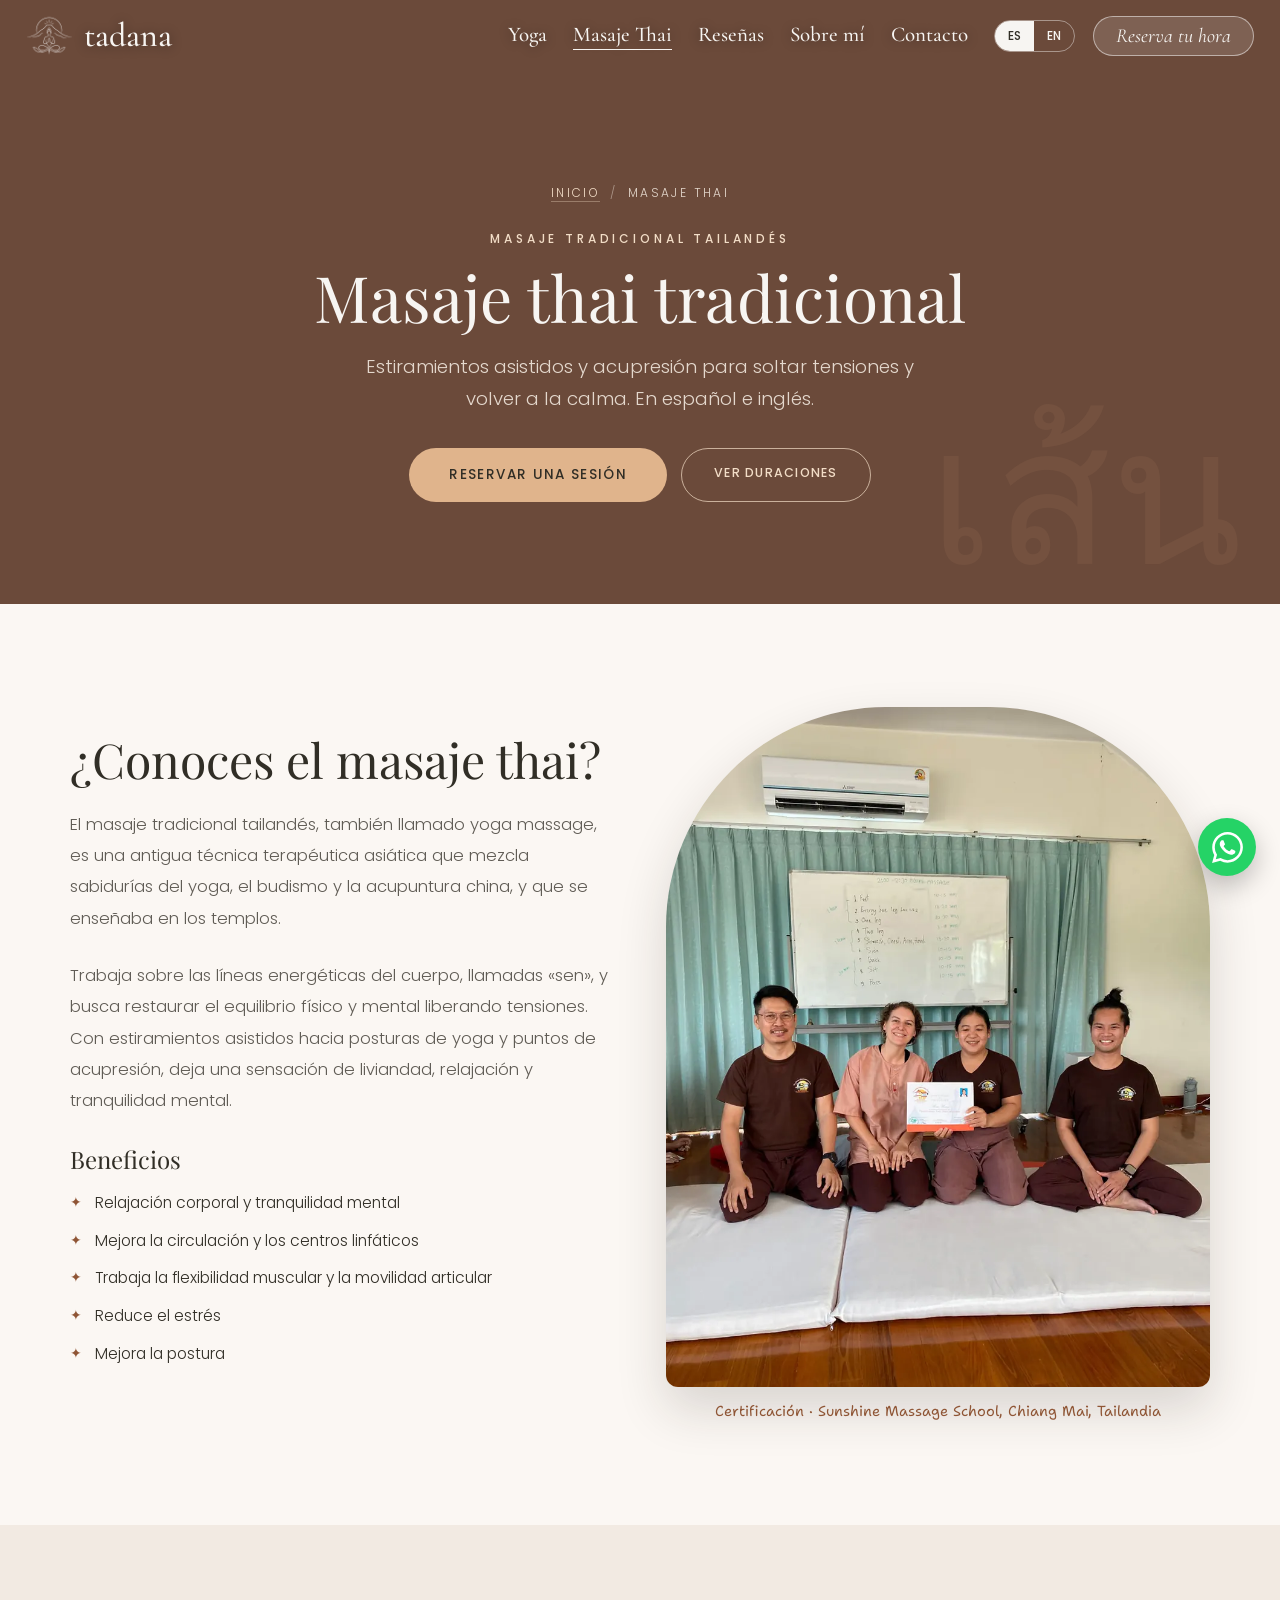
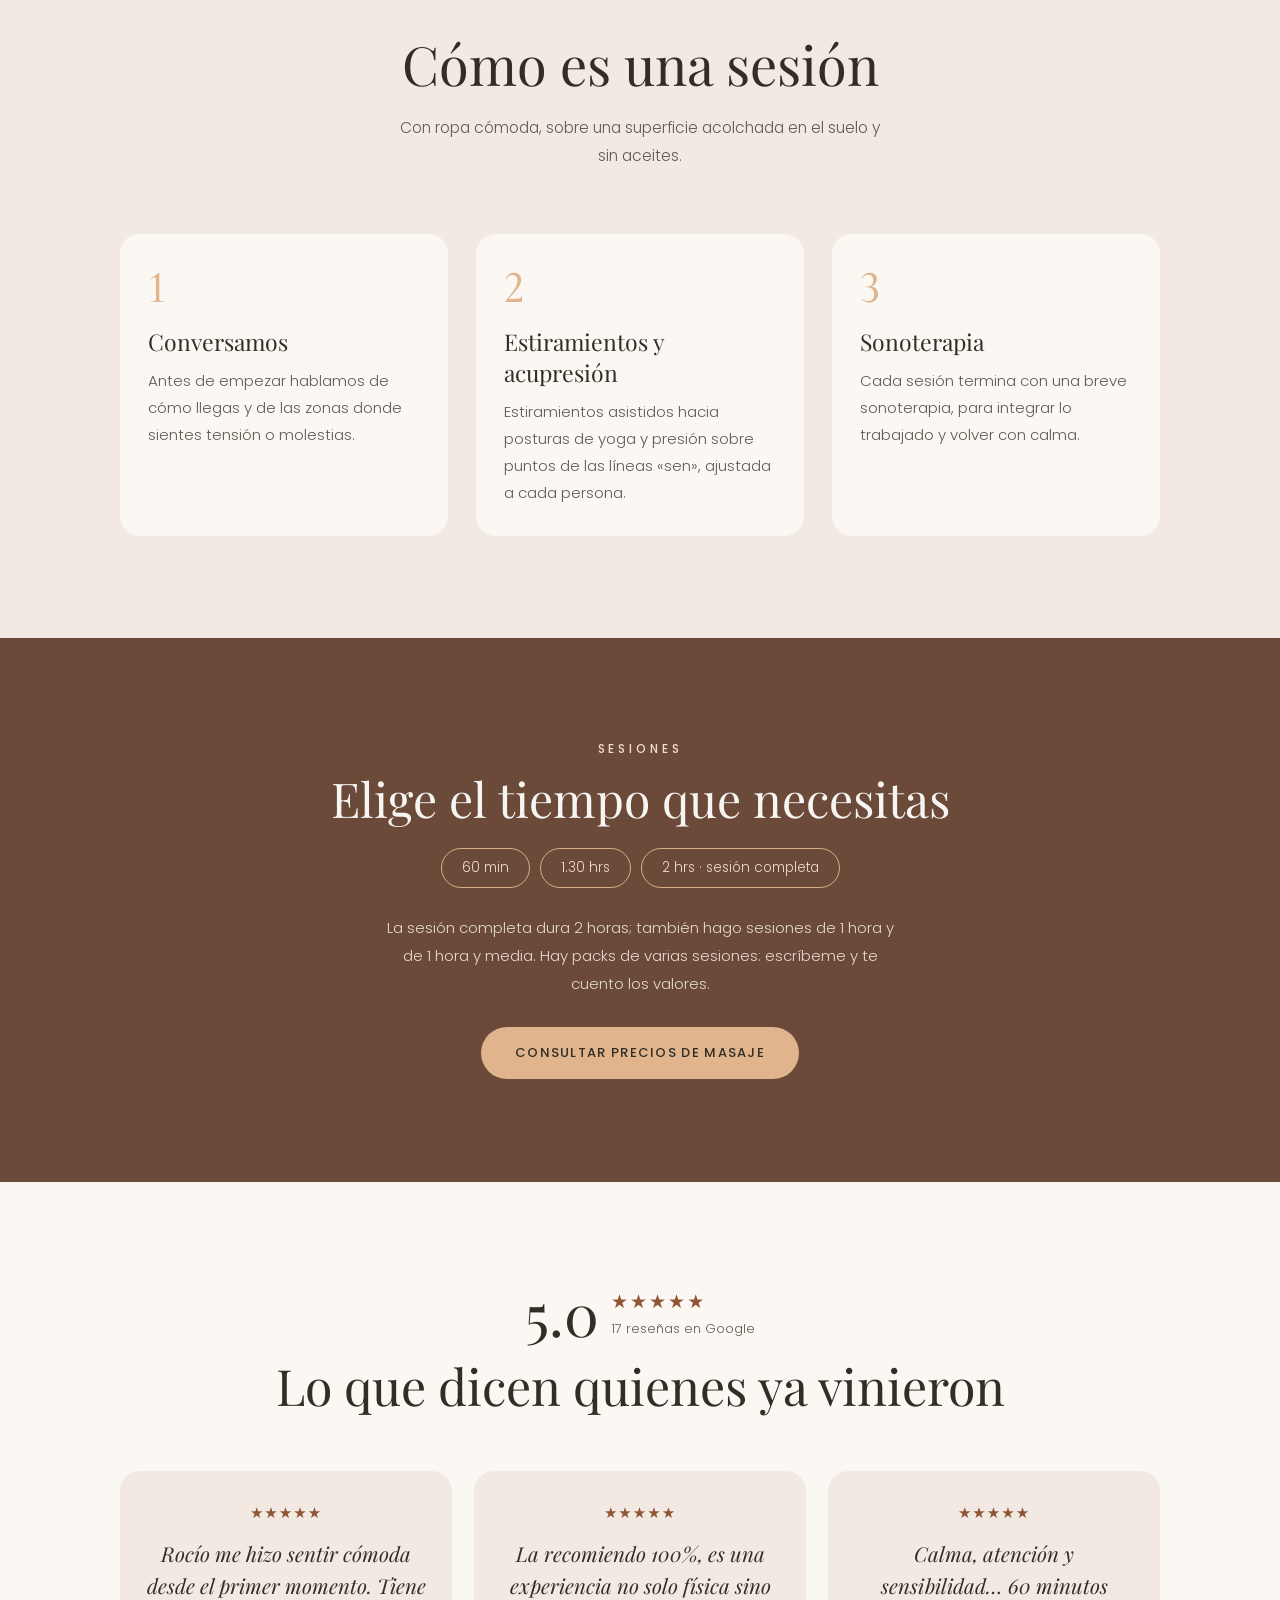
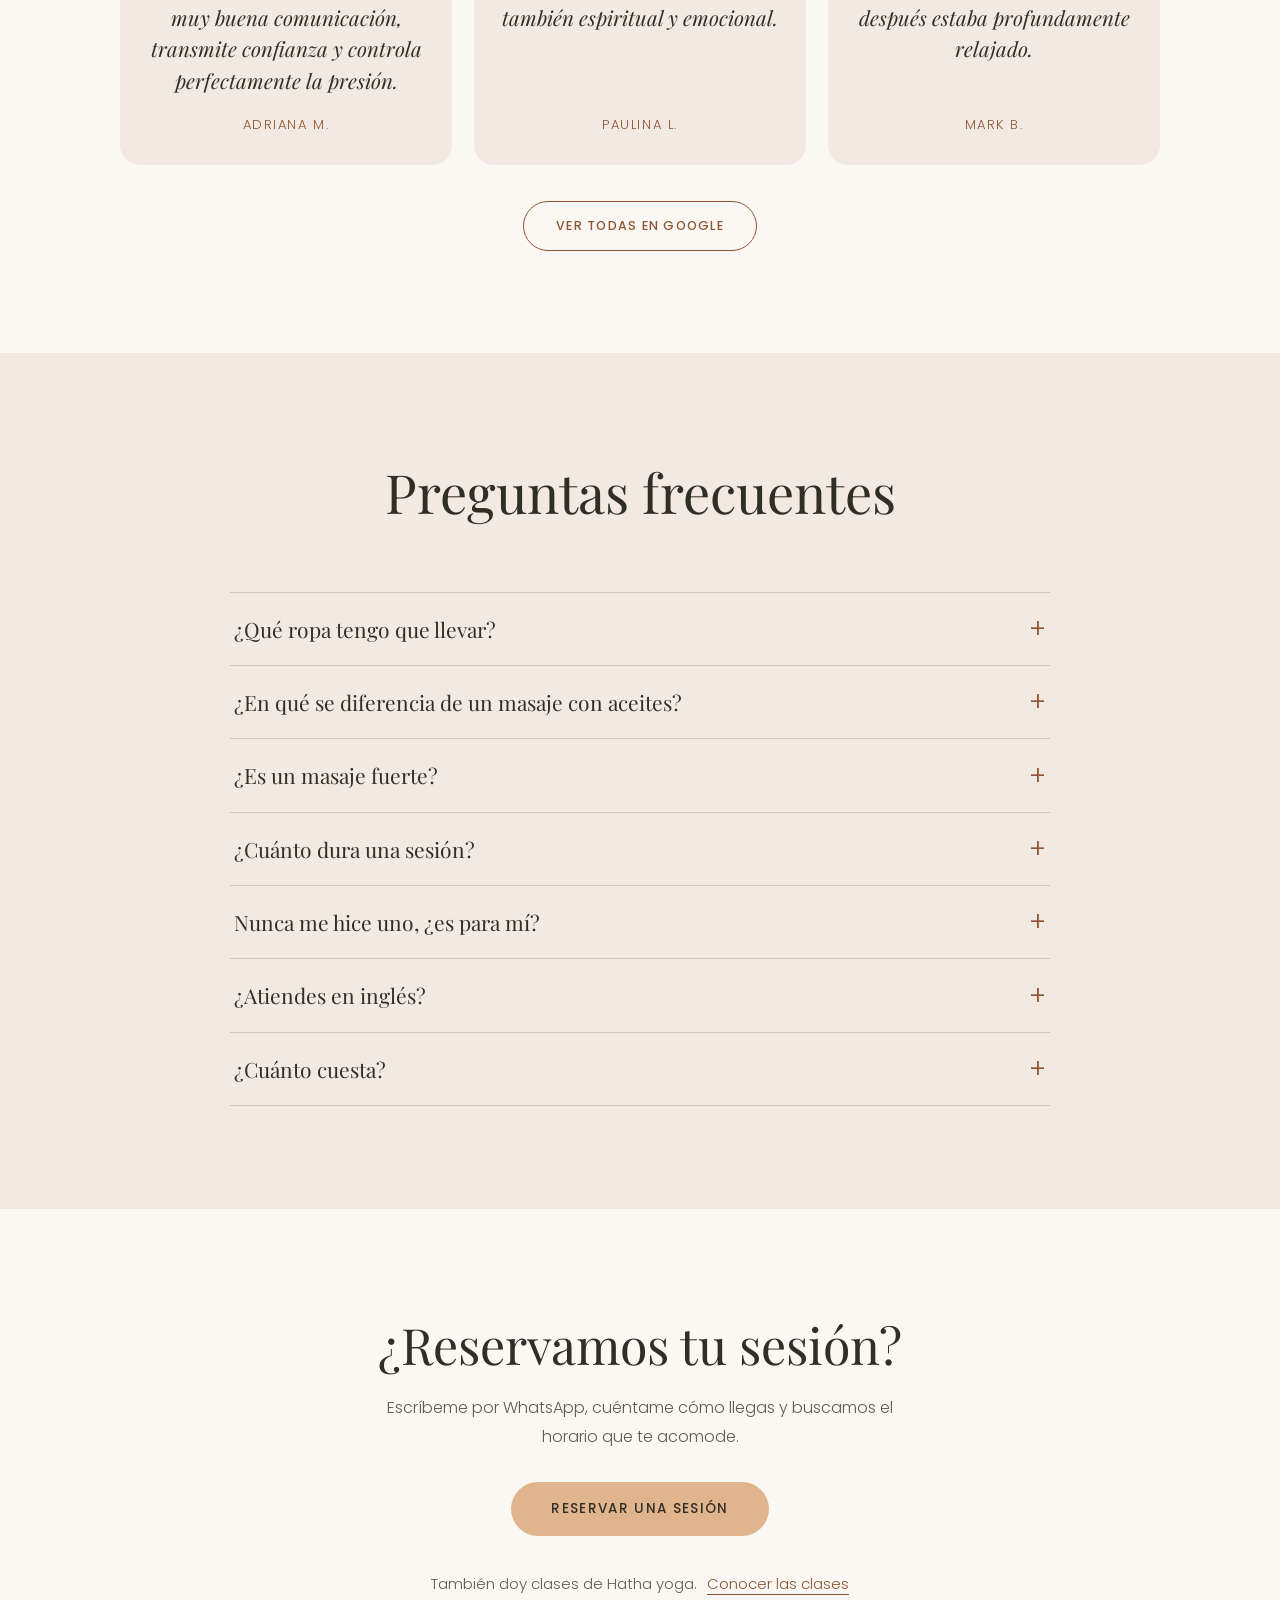
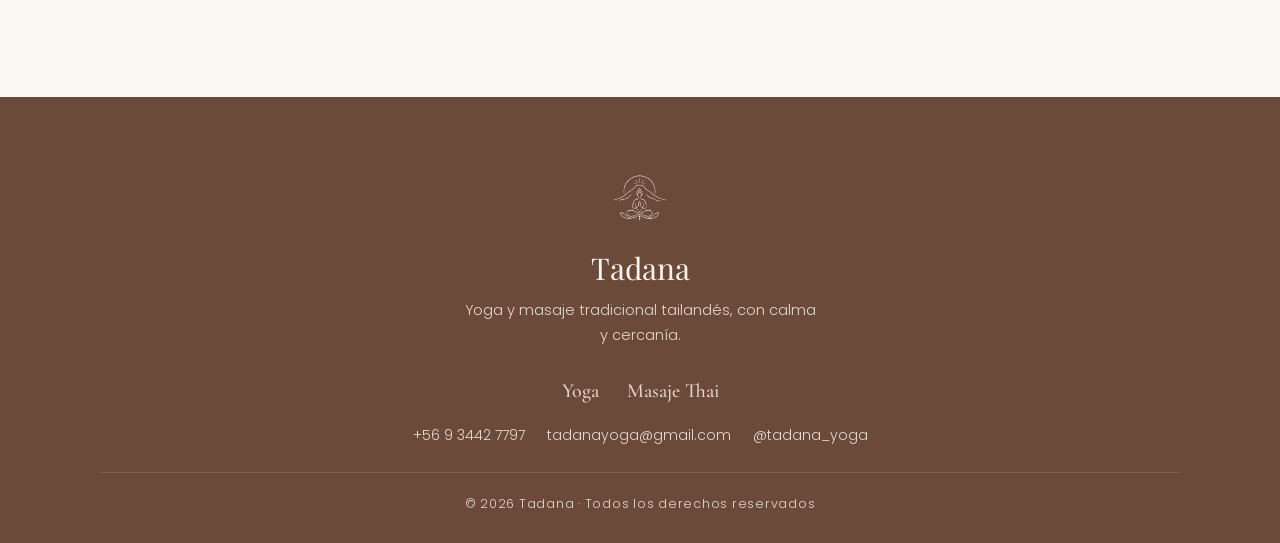
<file: masaje-thai/index.html>
<!DOCTYPE html>
<html lang="es">
<head>
<meta charset="utf-8">
<meta name="viewport" content="width=device-width, initial-scale=1">
<title>Masaje thai tradicional (masaje tailandés) | Tadana</title>
<meta name="description" content="Masaje tailandés tradicional: estiramientos asistidos y acupresión, sin aceites y con ropa cómoda. Sesiones de 60 min a 2 horas, con formación en Chiang Mai." data-i18n-attr="content:meta.masaje">
<meta name="theme-color" content="#6b4a3a">
<link rel="canonical" href="https://tadana.cl/masaje-thai/">

<meta property="og:type" content="website">
<meta property="og:url" content="https://tadana.cl/masaje-thai/">
<meta property="og:site_name" content="Tadana">
<meta property="og:title" content="Masaje thai tradicional (masaje tailandés) | Tadana">
<meta property="og:description" content="Estiramientos asistidos y acupresión para soltar tensiones y volver a la calma. Sin aceites, con ropa cómoda.">
<meta property="og:image" content="https://tadana.cl/assets/img/certificacion-thai.jpg">
<meta property="og:image:width" content="900">
<meta property="og:image:height" content="1199">
<meta property="og:locale" content="es_CL">
<meta name="twitter:card" content="summary_large_image">

<link rel="icon" href="/assets/img/favicon.ico" sizes="any">
<link rel="icon" href="/assets/img/logo.png" type="image/png">
<link rel="apple-touch-icon" href="/assets/img/apple-touch-icon.png">
<link rel="manifest" href="/site.webmanifest">

<link rel="preload" as="font" type="font/woff2" href="/assets/fonts/playfair-display-400-normal-latin.woff2" crossorigin>
<link rel="preload" as="font" type="font/woff2" href="/assets/fonts/poppins-300-normal-latin.woff2" crossorigin>
<link rel="stylesheet" href="/assets/css/fonts.css?v=9">
<link rel="stylesheet" href="/assets/css/style.css?v=10">

<script type="application/ld+json">
{
  "@context":"https://schema.org",
  "@type":"Service",
  "serviceType":"Masaje tailandés tradicional",
  "name":"Masaje thai tradicional",
  "description":"Masaje tradicional tailandés con estiramientos asistidos hacia posturas de yoga y acupresión sobre las líneas sen. Sin aceites, con ropa cómoda, sobre una superficie acolchada en el suelo. Sesiones de 60 minutos, 90 minutos y 2 horas.",
  "url":"https://tadana.cl/masaje-thai/",
  "image":"https://tadana.cl/assets/img/certificacion-thai.jpg",
  "provider":{
    "@type":"HealthAndBeautyBusiness",
    "name":"Tadana",
    "url":"https://tadana.cl/",
    "telephone":"+56934427797",
    "aggregateRating":{"@type":"AggregateRating","ratingValue":"5.0","reviewCount":"17","bestRating":"5"}
  }
}
</script>
<script type="application/ld+json">
{
  "@context":"https://schema.org",
  "@type":"FAQPage",
  "mainEntity":[
    {"@type":"Question","name":"¿Qué ropa tengo que llevar?","acceptedAnswer":{"@type":"Answer","text":"Ropa cómoda, que te permita moverte con libertad. El masaje se hace con ropa y sin aceites."}},
    {"@type":"Question","name":"¿En qué se diferencia de un masaje con aceites?","acceptedAnswer":{"@type":"Answer","text":"Se hace en el suelo, sobre una superficie acolchada, con ropa y sin aceites. En vez de deslizamientos, trabaja con estiramientos asistidos hacia posturas de yoga y presión sobre puntos de las líneas «sen»."}},
    {"@type":"Question","name":"¿Es un masaje fuerte?","acceptedAnswer":{"@type":"Answer","text":"La presión se ajusta a cada persona, así que puede ser tan suave o tan profundo como necesites."}},
    {"@type":"Question","name":"¿Cuánto dura una sesión?","acceptedAnswer":{"@type":"Answer","text":"La sesión completa es de 2 horas. También hay sesiones de 60 minutos y de 1 hora y media."}},
    {"@type":"Question","name":"Nunca me hice uno, ¿es para mí?","acceptedAnswer":{"@type":"Answer","text":"Sí. Varias de las reseñas son de personas que lo probaban por primera vez. Antes de empezar conversamos para ajustar la sesión a lo que necesitas."}},
    {"@type":"Question","name":"¿Atiendes en inglés?","acceptedAnswer":{"@type":"Answer","text":"Sí, las sesiones pueden ser en español o en inglés."}},
    {"@type":"Question","name":"¿Cuánto cuesta?","acceptedAnswer":{"@type":"Answer","text":"Depende de la duración, y hay packs de varias sesiones. Escríbeme por WhatsApp y te cuento los valores."}}
  ]
}
</script>
<script type="application/ld+json">
{
  "@context":"https://schema.org",
  "@type":"BreadcrumbList",
  "itemListElement":[
    {"@type":"ListItem","position":1,"name":"Inicio","item":"https://tadana.cl/"},
    {"@type":"ListItem","position":2,"name":"Masaje thai","item":"https://tadana.cl/masaje-thai/"}
  ]
}
</script>
</head>

<body>

<a class="sr-only" href="#contenido">Ir al contenido</a>

<!-- ============================ HEADER ============================ -->
<header class="header" id="header">
  <div class="header__inner">
    <a class="brand" href="/" aria-label="Tadana · inicio">
      <img class="brand__mark" src="/assets/img/logo.png" alt="" width="400" height="400">
      <span class="brand__name">tadana</span>
    </a>

    <nav class="nav" aria-label="Principal">
      <a class="nav__link" href="/yoga/" data-i18n="nav.yoga">Yoga</a>
      <a class="nav__link" href="/masaje-thai/" aria-current="page" data-i18n="nav.masaje">Masaje Thai</a>
      <a class="nav__link" href="/#resenas" data-i18n="nav.resenas">Reseñas</a>
      <a class="nav__link" href="/#sobre" data-i18n="nav.sobre">Sobre mí</a>
      <a class="nav__link" href="/#contacto" data-i18n="nav.contacto">Contacto</a>
    </nav>

    <div class="header__actions">
      <div class="lang" role="group" aria-label="Idioma">
        <button class="lang__btn is-active" type="button" data-lang="es" aria-pressed="true">ES</button>
        <button class="lang__btn" type="button" data-lang="en" aria-pressed="false">EN</button>
      </div>
      <a class="header__cta" href="https://wa.me/56934427797?text=Hola%20Roc%C3%ADo%2C%20quiero%20reservar%20un%20masaje%20thai" target="_blank" rel="noopener" data-i18n="nav.reserva">Reserva tu hora</a>
    </div>

    <button class="burger" id="burger" type="button" aria-label="Menú" aria-expanded="false" aria-controls="menu">
      <svg width="26" height="26" viewBox="0 0 24 24" fill="none" stroke="currentColor" stroke-width="1.6" aria-hidden="true">
        <line x1="3" y1="7" x2="21" y2="7"></line>
        <line x1="3" y1="12" x2="21" y2="12"></line>
        <line x1="3" y1="17" x2="21" y2="17"></line>
      </svg>
    </button>
  </div>

  <div class="menu" id="menu" hidden>
    <a class="menu__link" href="/" data-i18n="nav.inicio">Inicio</a>
    <a class="menu__link" href="/yoga/" data-i18n="nav.yoga">Yoga</a>
    <a class="menu__link" href="/masaje-thai/" aria-current="page" data-i18n="nav.masaje">Masaje Thai</a>
    <a class="menu__link" href="/#resenas" data-i18n="nav.resenas">Reseñas</a>
    <a class="menu__link" href="/#sobre" data-i18n="nav.sobre">Sobre mí</a>
    <div class="menu__foot">
      <div class="lang" role="group" aria-label="Idioma">
        <button class="lang__btn is-active" type="button" data-lang="es" aria-pressed="true">ES</button>
        <button class="lang__btn" type="button" data-lang="en" aria-pressed="false">EN</button>
      </div>
      <a class="menu__cta" href="/#contacto" data-i18n="nav.contacto">Contacto</a>
    </div>
  </div>
</header>

<main id="contenido">

<!-- ============================ 1. PORTADA ============================ -->
<section class="page-hero">
  <span class="page-hero__glyph" aria-hidden="true">เส้น</span>

  <div class="wrap-xs page-hero__inner">
    <nav class="crumbs" aria-label="Ruta">
      <a href="/" data-i18n="nav.inicio">Inicio</a><span aria-hidden="true">/</span><span data-i18n="nav.masaje">Masaje Thai</span>
    </nav>
    <p class="kicker" data-i18n="masaje.kicker">Masaje tradicional tailandés</p>
    <h1 class="page-hero__title" data-i18n="masajePage.title">Masaje thai tradicional</h1>
    <p class="page-hero__sub" data-i18n="masajePage.sub">Estiramientos asistidos y acupresión para soltar tensiones y volver a la calma. En español e inglés.</p>
    <div class="page-hero__ctas">
      <a class="btn" href="https://wa.me/56934427797?text=Hola%20Roc%C3%ADo%2C%20quiero%20reservar%20un%20masaje%20thai"
         target="_blank" rel="noopener" data-i18n="masajePage.ctaBook">Reservar una sesión</a>
      <a class="btn-outline btn-outline--light" href="#sesiones" data-i18n="masajePage.ctaSessions">Ver duraciones</a>
    </div>
  </div>
</section>

<!-- ============================ 2. QUÉ ES ============================ -->
<section class="block">
  <div class="wrap">
    <div class="split">
      <div>
        <h2 class="block__title" data-i18n="masaje.title">¿Conoces el masaje thai?</h2>
        <p class="body-text" data-i18n="masajePage.what1">El masaje tradicional tailandés, también llamado yoga massage, es una antigua técnica terapéutica asiática que mezcla sabidurías del yoga, el budismo y la acupuntura china, y que se enseñaba en los templos.</p>
        <p class="body-text" data-i18n="masajePage.what2">Trabaja sobre las líneas energéticas del cuerpo, llamadas «sen», y busca restaurar el equilibrio físico y mental liberando tensiones. Con estiramientos asistidos hacia posturas de yoga y puntos de acupresión, deja una sensación de liviandad, relajación y tranquilidad mental.</p>

        <h3 class="sub-title" data-i18n="yoga.benefTitle">Beneficios</h3>
        <ul class="benefits benefits--light">
          <li><span class="benefits__mark" aria-hidden="true">✦</span><span data-i18n="masaje.beneficios.0">Relajación corporal y tranquilidad mental</span></li>
          <li><span class="benefits__mark" aria-hidden="true">✦</span><span data-i18n="masaje.beneficios.1">Mejora la circulación y los centros linfáticos</span></li>
          <li><span class="benefits__mark" aria-hidden="true">✦</span><span data-i18n="masaje.beneficios.2">Trabaja la flexibilidad muscular y la movilidad articular</span></li>
          <li><span class="benefits__mark" aria-hidden="true">✦</span><span data-i18n="masaje.beneficios.3">Reduce el estrés</span></li>
          <li><span class="benefits__mark" aria-hidden="true">✦</span><span data-i18n="masaje.beneficios.4">Mejora la postura</span></li>
        </ul>
      </div>

      <figure class="figure-arch">
        <picture>
          <source srcset="/assets/img/certificacion-thai.webp" type="image/webp">
          <img src="/assets/img/certificacion-thai.jpg" alt="Rocío recibiendo su certificación en Sunshine Massage School, Chiang Mai"
               width="900" height="1199" loading="lazy" style="object-position:center 35%">
        </picture>
        <figcaption data-i18n="masaje.credential">Certificación · Sunshine Massage School, Chiang Mai, Tailandia</figcaption>
      </figure>
    </div>
  </div>
</section>

<!-- ============================ 3. CÓMO ES UNA SESIÓN ============================ -->
<section class="block block--cream">
  <div class="wrap">
    <div class="section-head">
      <h2 class="section-head__title" data-i18n="masajePage.howTitle">Cómo es una sesión</h2>
      <p class="section-head__sub" data-i18n="masajePage.howSub">Con ropa cómoda, sobre una superficie acolchada en el suelo y sin aceites.</p>
    </div>

    <ol class="steps">
      <li class="step">
        <span class="step__n" aria-hidden="true">1</span>
        <h3 data-i18n="masajePage.step1t">Conversamos</h3>
        <p data-i18n="masajePage.step1d">Antes de empezar hablamos de cómo llegas y de las zonas donde sientes tensión o molestias.</p>
      </li>
      <li class="step">
        <span class="step__n" aria-hidden="true">2</span>
        <h3 data-i18n="masajePage.step2t">Estiramientos y acupresión</h3>
        <p data-i18n="masajePage.step2d">Estiramientos asistidos hacia posturas de yoga y presión sobre puntos de las líneas «sen», ajustada a cada persona.</p>
      </li>
      <li class="step">
        <span class="step__n" aria-hidden="true">3</span>
        <h3 data-i18n="masajePage.step3t">Sonoterapia</h3>
        <p data-i18n="masajePage.step3d">Cada sesión termina con una breve sonoterapia, para integrar lo trabajado y volver con calma.</p>
      </li>
    </ol>
  </div>
</section>

<!-- ============================ 4. DURACIONES ============================ -->
<section class="block block--dark" id="sesiones">
  <div class="wrap-xs block--center">
    <p class="kicker" data-i18n="masajePage.sessKicker">Sesiones</p>
    <h2 class="block__title" data-i18n="masajePage.sessTitle">Elige el tiempo que necesitas</h2>

    <ul class="durations durations--center">
      <li data-i18n="masaje.dur1">60 min</li>
      <li data-i18n="masaje.dur2">1.30 hrs</li>
      <li data-i18n="masaje.dur3">2 hrs · sesión completa</li>
    </ul>

    <p class="note" data-i18n="masajePage.sessNote">La sesión completa dura 2 horas; también hago sesiones de 1 hora y de 1 hora y media. Hay packs de varias sesiones: escríbeme y te cuento los valores.</p>
    <a class="btn btn--sm" href="https://wa.me/56934427797?text=Hola%20Roc%C3%ADo%2C%20quiero%20consultar%20precios%20del%20masaje%20thai"
       target="_blank" rel="noopener" data-i18n="masaje.cta">Consultar precios de masaje</a>
  </div>
</section>

<!-- ============================ 5. RESEÑAS ============================ -->
<section class="reviews">
  <div class="wrap-sm">
    <div class="section-head">
      <div class="rating">
        <span class="rating__score">5.0</span>
        <div class="rating__meta">
          <div class="rating__stars" aria-hidden="true">★★★★★</div>
          <p class="rating__count" data-i18n="rev.count">17 reseñas en Google</p>
        </div>
      </div>
      <h2 class="reviews__title" data-i18n="rev.title">Lo que dicen quienes ya vinieron</h2>
    </div>

    <div class="reviews__grid">
      <figure class="review">
        <div class="review__stars" aria-hidden="true">★★★★★</div>
        <blockquote><span data-i18n="rev.items.0.quote">Rocío me hizo sentir cómoda desde el primer momento. Tiene muy buena comunicación, transmite confianza y controla perfectamente la presión.</span></blockquote>
        <figcaption data-i18n="rev.items.0.author">Adriana M.</figcaption>
      </figure>
      <figure class="review">
        <div class="review__stars" aria-hidden="true">★★★★★</div>
        <blockquote><span data-i18n="rev.items.1.quote">La recomiendo 100%, es una experiencia no solo física sino también espiritual y emocional.</span></blockquote>
        <figcaption data-i18n="rev.items.1.author">Paulina L.</figcaption>
      </figure>
      <figure class="review">
        <div class="review__stars" aria-hidden="true">★★★★★</div>
        <blockquote><span data-i18n="rev.items.2.quote">Calma, atención y sensibilidad… 60 minutos después estaba profundamente relajado.</span></blockquote>
        <figcaption data-i18n="rev.items.2.author">Mark B.</figcaption>
      </figure>
    </div>

    <div class="reviews__cta">
      <a class="btn-outline" href="https://www.google.com/maps/place/Tadana+Yoga+%26+Masaje+Thai/@-39.2724635,-71.9734466,17z"
         target="_blank" rel="noopener" data-i18n="rev.cta">Ver todas en Google</a>
    </div>
  </div>
</section>

<!-- ============================ 6. PREGUNTAS ============================ -->
<section class="block block--cream">
  <div class="wrap-xs">
    <div class="section-head">
      <h2 class="section-head__title" data-i18n="masajePage.faqTitle">Preguntas frecuentes</h2>
    </div>

    <div class="faq">
      <details class="faq__item">
        <summary data-i18n="masajePage.faq.0.q">¿Qué ropa tengo que llevar?</summary>
        <p data-i18n="masajePage.faq.0.a">Ropa cómoda, que te permita moverte con libertad. El masaje se hace con ropa y sin aceites.</p>
      </details>
      <details class="faq__item">
        <summary data-i18n="masajePage.faq.1.q">¿En qué se diferencia de un masaje con aceites?</summary>
        <p data-i18n="masajePage.faq.1.a">Se hace en el suelo, sobre una superficie acolchada, con ropa y sin aceites. En vez de deslizamientos, trabaja con estiramientos asistidos hacia posturas de yoga y presión sobre puntos de las líneas «sen».</p>
      </details>
      <details class="faq__item">
        <summary data-i18n="masajePage.faq.2.q">¿Es un masaje fuerte?</summary>
        <p data-i18n="masajePage.faq.2.a">La presión se ajusta a cada persona, así que puede ser tan suave o tan profundo como necesites.</p>
      </details>
      <details class="faq__item">
        <summary data-i18n="masajePage.faq.3.q">¿Cuánto dura una sesión?</summary>
        <p data-i18n="masajePage.faq.3.a">La sesión completa es de 2 horas. También hay sesiones de 60 minutos y de 1 hora y media.</p>
      </details>
      <details class="faq__item">
        <summary data-i18n="masajePage.faq.4.q">Nunca me hice uno, ¿es para mí?</summary>
        <p data-i18n="masajePage.faq.4.a">Sí. Varias de las reseñas son de personas que lo probaban por primera vez. Antes de empezar conversamos para ajustar la sesión a lo que necesitas.</p>
      </details>
      <details class="faq__item">
        <summary data-i18n="masajePage.faq.5.q">¿Atiendes en inglés?</summary>
        <p data-i18n="masajePage.faq.5.a">Sí, las sesiones pueden ser en español o en inglés.</p>
      </details>
      <details class="faq__item">
        <summary data-i18n="masajePage.faq.6.q">¿Cuánto cuesta?</summary>
        <p data-i18n="masajePage.faq.6.a">Depende de la duración, y hay packs de varias sesiones. Escríbeme por WhatsApp y te cuento los valores.</p>
      </details>
    </div>
  </div>
</section>

<!-- ============================ 7. CIERRE ============================ -->
<section class="cta-end">
  <div class="wrap-xs">
    <h2 class="cta-end__title" data-i18n="masajePage.endTitle">¿Reservamos tu sesión?</h2>
    <p class="cta-end__body" data-i18n="masajePage.endBody">Escríbeme por WhatsApp, cuéntame cómo llegas y buscamos el horario que te acomode.</p>
    <a class="btn" href="https://wa.me/56934427797?text=Hola%20Roc%C3%ADo%2C%20quiero%20reservar%20un%20masaje%20thai"
       target="_blank" rel="noopener" data-i18n="masajePage.ctaBook">Reservar una sesión</a>
    <p class="cta-end__cross">
      <span data-i18n="masajePage.cross">También doy clases de Hatha yoga.</span>
      <a href="/yoga/" data-i18n="masajePage.crossLink">Conocer las clases</a>
    </p>
  </div>
</section>

</main>

<!-- ============================ FOOTER ============================ -->
<footer class="footer">
  <img class="footer__mark" src="/assets/img/logo.png" alt="Tadana" width="400" height="400" loading="lazy">
  <p class="footer__name">Tadana</p>
  <p class="footer__tagline" data-i18n="footer.tagline">Yoga y masaje tradicional tailandés, con calma y cercanía.</p>

  <nav class="footer__nav" aria-label="Servicios">
    <a href="/yoga/" data-i18n="nav.yoga">Yoga</a>
    <a href="/masaje-thai/" data-i18n="nav.masaje">Masaje Thai</a>
  </nav>

  <div class="footer__contact">
    <a href="https://wa.me/56934427797" target="_blank" rel="noopener">+56 9 3442 7797</a>
    <a href="mailto:tadanayoga@gmail.com">tadanayoga@gmail.com</a>
    <a href="https://www.instagram.com/tadana_yoga/" target="_blank" rel="noopener">@tadana_yoga</a>
  </div>

  <div class="footer__legal">© <span id="year">2026</span> Tadana · <span data-i18n="footer.rights">Todos los derechos reservados</span></div>
</footer>

<a class="wa-float" href="https://wa.me/56934427797?text=Hola%20Roc%C3%ADo%2C%20quiero%20reservar%20un%20masaje%20thai"
   target="_blank" rel="noopener" aria-label="WhatsApp">
  <svg width="31" height="31" viewBox="0 0 24 24" fill="#fff" aria-hidden="true"><path d="M17.472 14.382c-.297-.149-1.758-.867-2.03-.967-.273-.099-.471-.148-.67.15-.197.297-.767.966-.94 1.164-.173.199-.347.223-.644.075-.297-.15-1.255-.463-2.39-1.475-.883-.788-1.48-1.761-1.653-2.059-.173-.297-.018-.458.13-.606.134-.133.298-.347.446-.52.149-.174.198-.298.298-.497.099-.198.05-.372-.025-.521-.075-.149-.669-1.612-.916-2.207-.242-.579-.487-.5-.669-.51l-.57-.01c-.198 0-.52.074-.792.372-.272.297-1.04 1.016-1.04 2.479 0 1.462 1.065 2.875 1.213 3.074.149.198 2.096 3.2 5.077 4.487.709.306 1.262.489 1.694.625.712.227 1.36.195 1.872.118.571-.085 1.758-.719 2.006-1.413.247-.694.247-1.289.173-1.413-.074-.124-.272-.198-.57-.347m-5.421 7.403h-.004a9.87 9.87 0 01-5.031-1.378l-.361-.214-3.741.982.998-3.648-.235-.374a9.86 9.86 0 01-1.51-5.26c.001-5.45 4.436-9.884 9.888-9.884 2.64 0 5.122 1.03 6.988 2.898a9.825 9.825 0 012.893 6.994c-.003 5.45-4.437 9.884-9.885 9.884m8.413-18.297A11.815 11.815 0 0012.05 0C5.495 0 .16 5.335.157 11.892c0 2.096.547 4.142 1.588 5.945L.057 24l6.305-1.654a11.882 11.882 0 005.683 1.448h.005c6.554 0 11.89-5.335 11.893-11.893a11.821 11.821 0 00-3.48-8.413z"></path></svg>
</a>

<script src="/assets/js/main.js?v=10" defer></script>
</body>
</html>
</file>
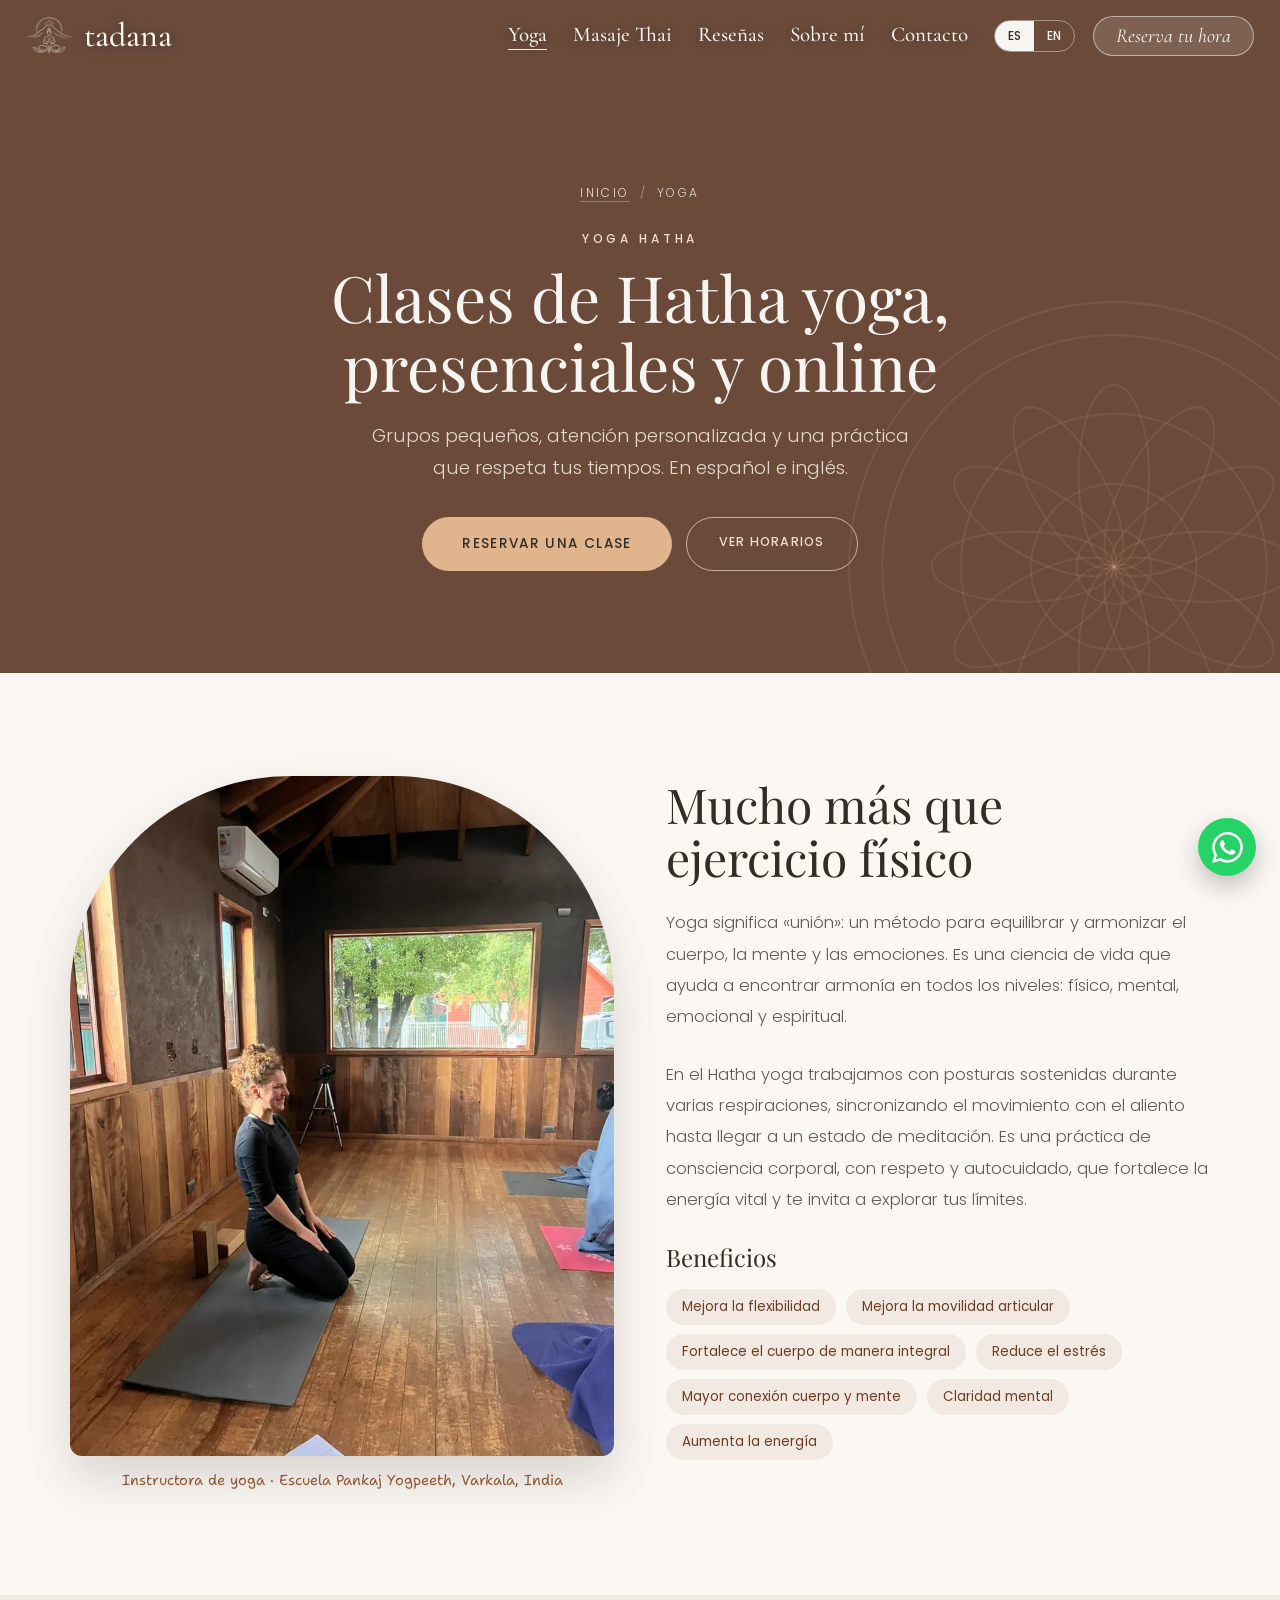
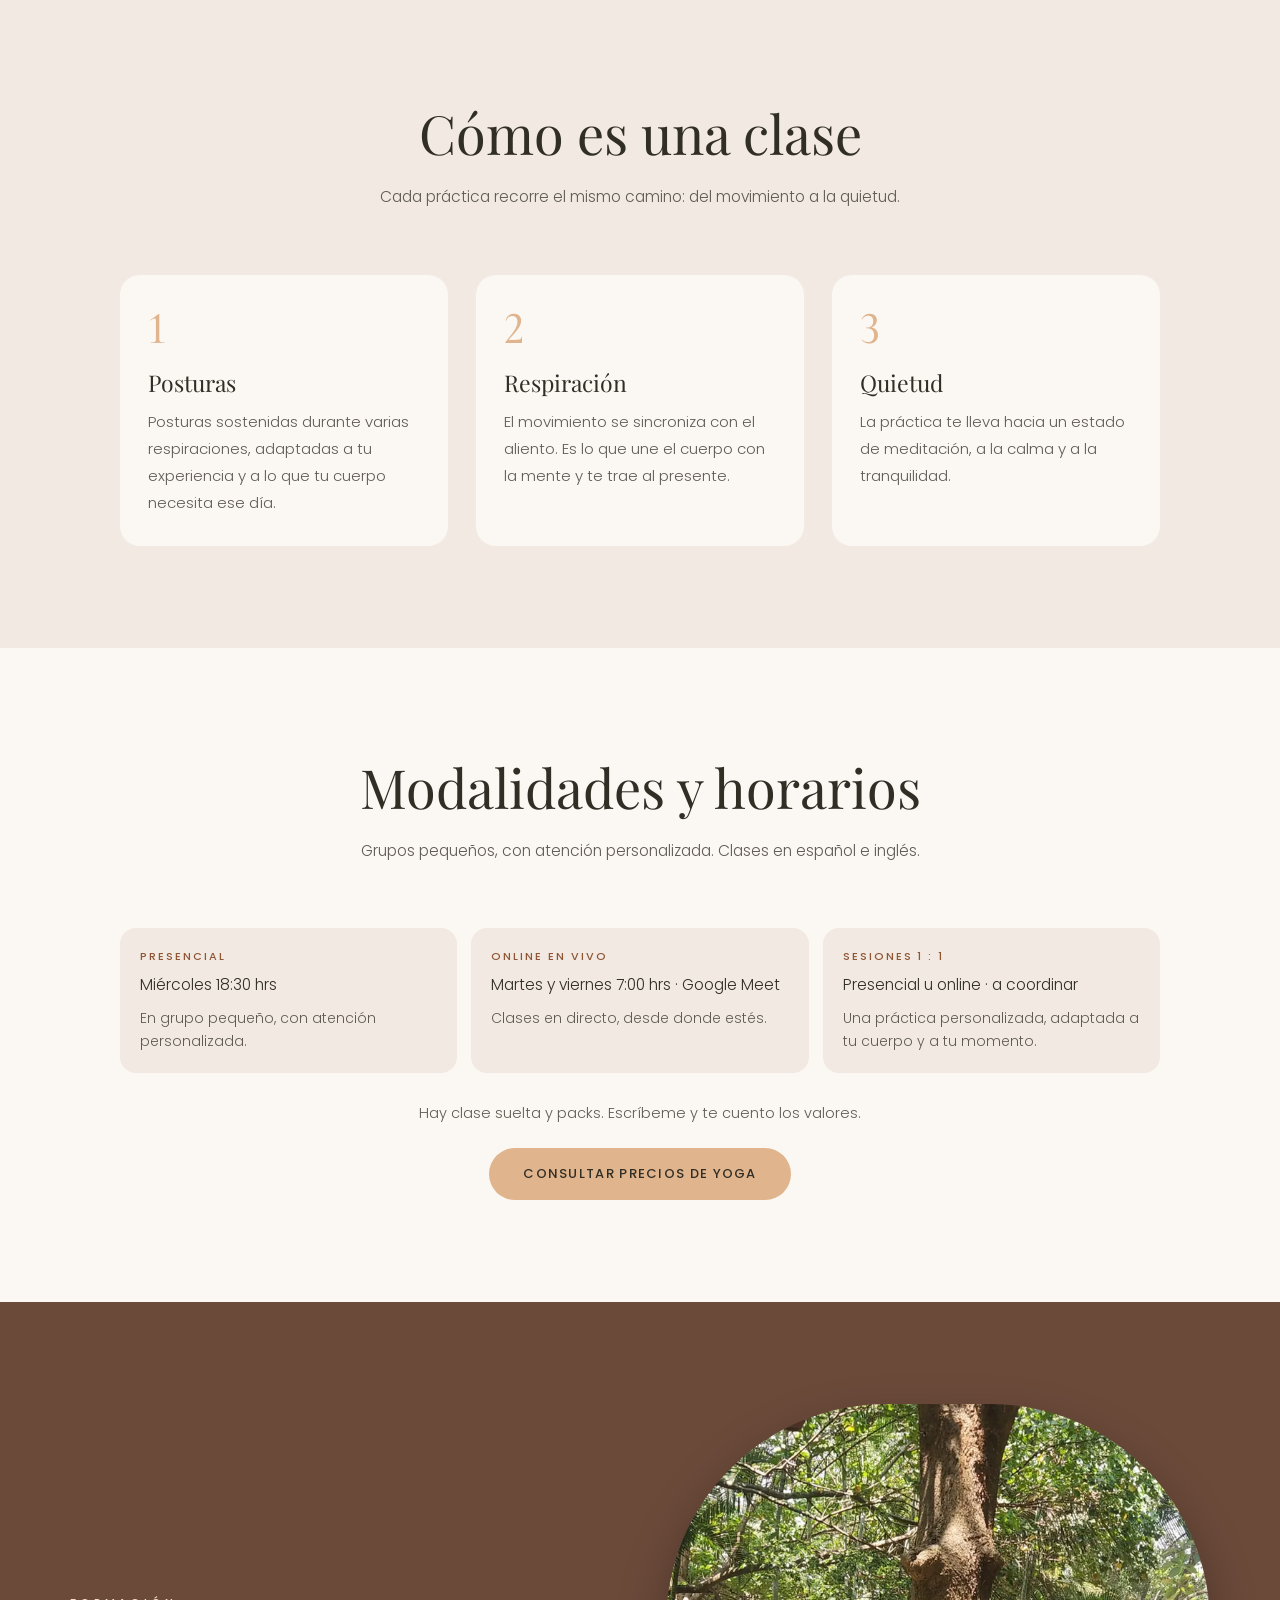
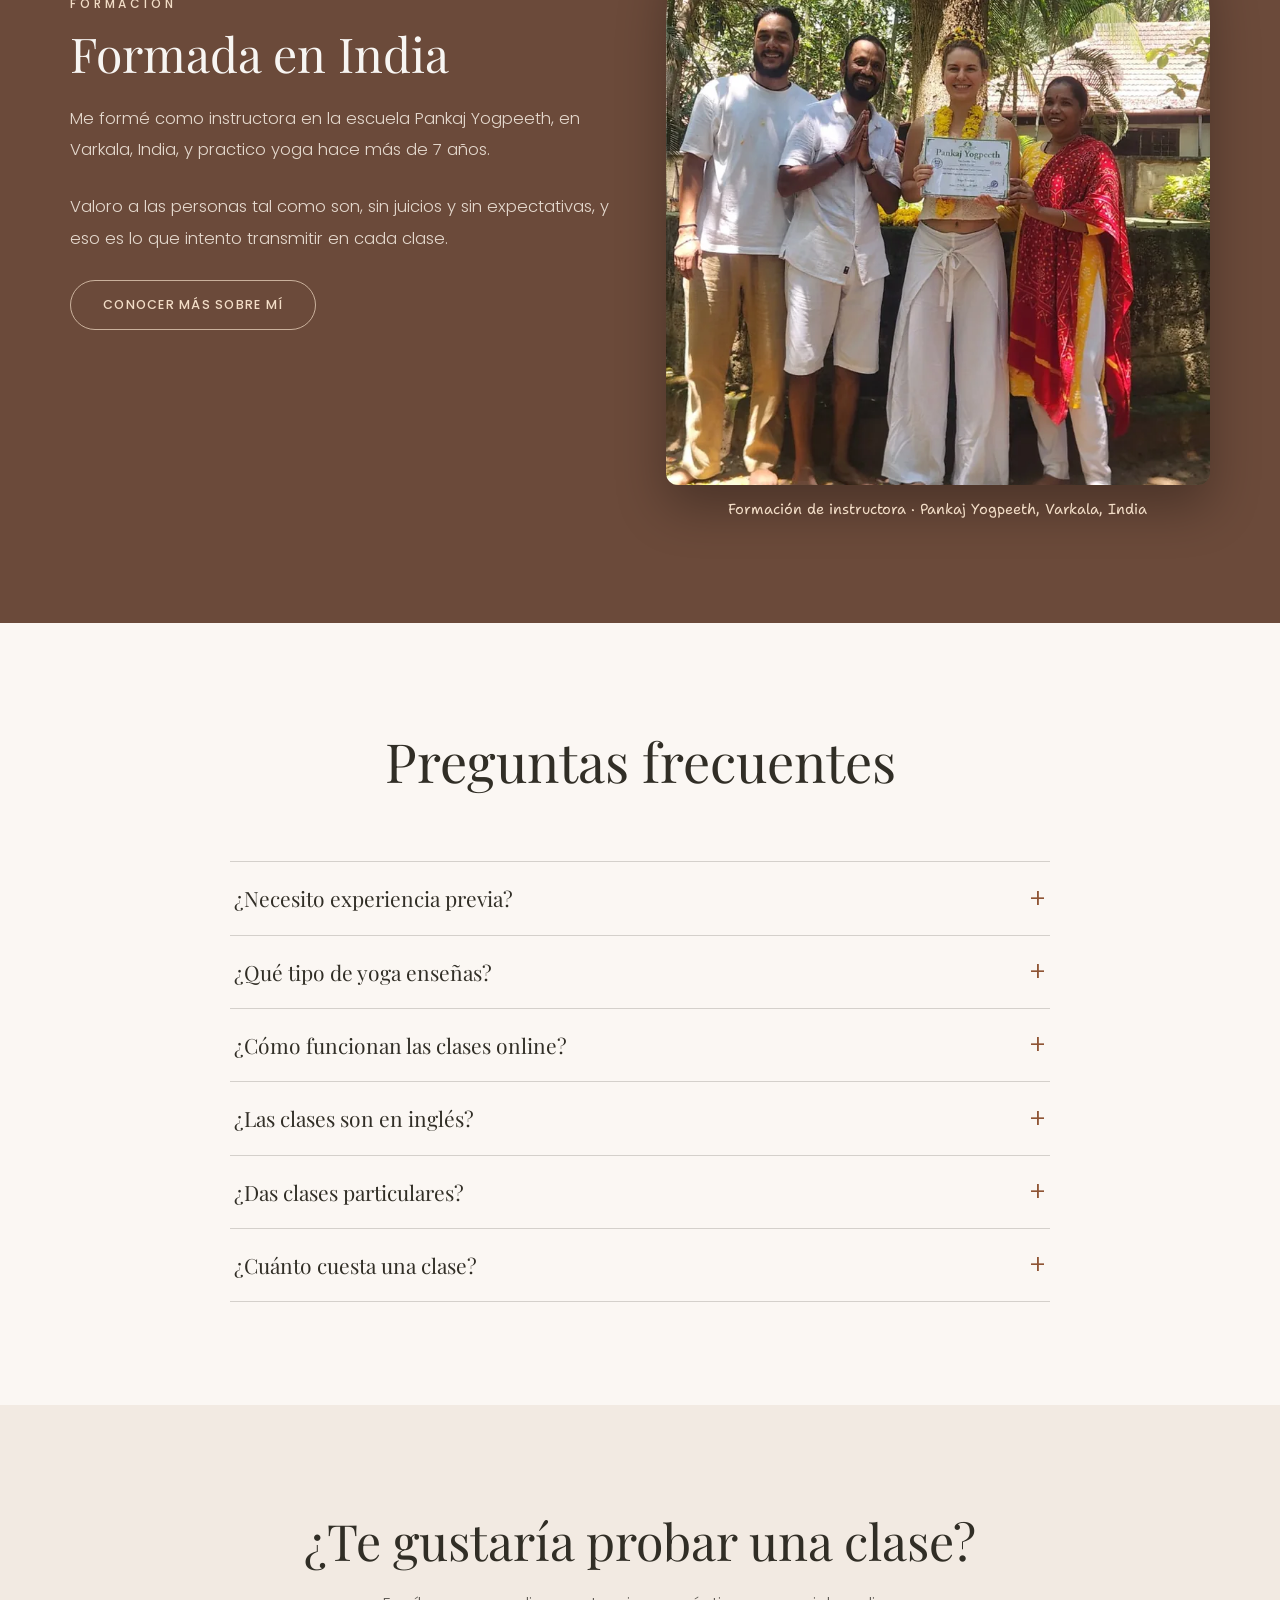
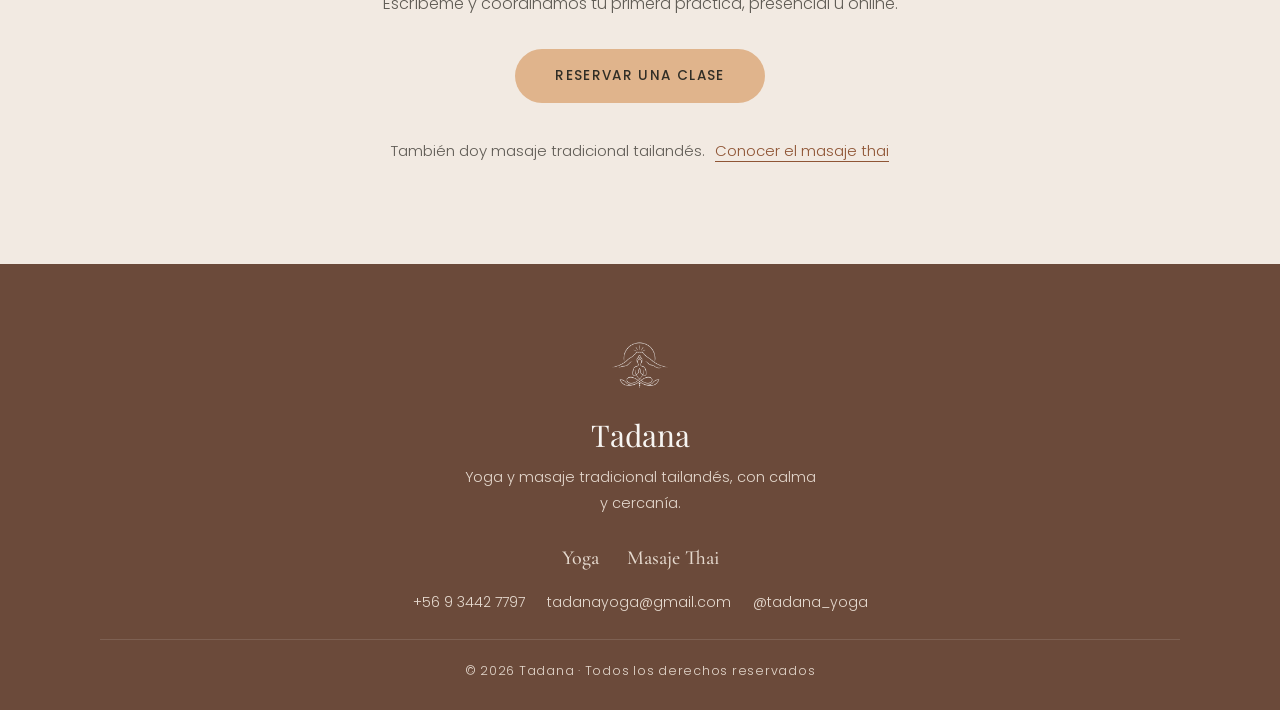
<file: yoga/index.html>
<!DOCTYPE html>
<html lang="es">
<head>
<meta charset="utf-8">
<meta name="viewport" content="width=device-width, initial-scale=1">
<title>Clases de Hatha yoga presenciales y online | Tadana</title>
<meta name="description" content="Hatha yoga en grupos pequeños, presencial y online en vivo por Google Meet. Clases en español e inglés con Rocío, instructora formada en India." data-i18n-attr="content:meta.yoga">
<meta name="theme-color" content="#6b4a3a">
<link rel="canonical" href="https://tadana.cl/yoga/">

<meta property="og:type" content="website">
<meta property="og:url" content="https://tadana.cl/yoga/">
<meta property="og:site_name" content="Tadana">
<meta property="og:title" content="Clases de Hatha yoga presenciales y online | Tadana">
<meta property="og:description" content="Hatha yoga en grupos pequeños, presencial y online en vivo por Google Meet. Clases en español e inglés.">
<meta property="og:image" content="https://tadana.cl/assets/img/clase-yoga.jpg">
<meta property="og:image:width" content="900">
<meta property="og:image:height" content="1200">
<meta property="og:locale" content="es_CL">
<meta name="twitter:card" content="summary_large_image">

<link rel="icon" href="/assets/img/favicon.ico" sizes="any">
<link rel="icon" href="/assets/img/logo.png" type="image/png">
<link rel="apple-touch-icon" href="/assets/img/apple-touch-icon.png">
<link rel="manifest" href="/site.webmanifest">

<link rel="preload" as="font" type="font/woff2" href="/assets/fonts/playfair-display-400-normal-latin.woff2" crossorigin>
<link rel="preload" as="font" type="font/woff2" href="/assets/fonts/poppins-300-normal-latin.woff2" crossorigin>
<link rel="stylesheet" href="/assets/css/fonts.css?v=9">
<link rel="stylesheet" href="/assets/css/style.css?v=10">

<script type="application/ld+json">
{
  "@context":"https://schema.org",
  "@type":"Service",
  "serviceType":"Clases de Hatha yoga",
  "name":"Clases de Hatha yoga presenciales y online",
  "description":"Hatha yoga en grupos pequeños, presencial y online en vivo por Google Meet, en español e inglés. También sesiones 1 a 1.",
  "url":"https://tadana.cl/yoga/",
  "image":"https://tadana.cl/assets/img/clase-yoga.jpg",
  "provider":{
    "@type":"HealthAndBeautyBusiness",
    "name":"Tadana",
    "url":"https://tadana.cl/",
    "telephone":"+56934427797"
  }
}
</script>
<script type="application/ld+json">
{
  "@context":"https://schema.org",
  "@type":"FAQPage",
  "mainEntity":[
    {"@type":"Question","name":"¿Necesito experiencia previa?","acceptedAnswer":{"@type":"Answer","text":"No. Las clases se adaptan a tu experiencia y a lo que necesitas ese día. Como los grupos son pequeños, puedo darte atención personalizada y proponerte variantes de cada postura."}},
    {"@type":"Question","name":"¿Qué tipo de yoga enseñas?","acceptedAnswer":{"@type":"Answer","text":"Hatha yoga: posturas sostenidas durante varias respiraciones, con el movimiento sincronizado con el aliento, que llevan hacia un estado de meditación."}},
    {"@type":"Question","name":"¿Cómo funcionan las clases online?","acceptedAnswer":{"@type":"Answer","text":"Son en vivo por Google Meet, los martes y viernes a las 7:00, así que puedes practicar desde donde estés."}},
    {"@type":"Question","name":"¿Las clases son en inglés?","acceptedAnswer":{"@type":"Answer","text":"Sí. Doy clases en español y en inglés."}},
    {"@type":"Question","name":"¿Das clases particulares?","acceptedAnswer":{"@type":"Answer","text":"Sí: sesiones 1 a 1, presenciales u online, adaptadas a tu cuerpo y a tu momento."}},
    {"@type":"Question","name":"¿Cuánto cuesta una clase?","acceptedAnswer":{"@type":"Answer","text":"Hay clase suelta y packs, tanto presenciales como online. Escríbeme por WhatsApp y te cuento los valores."}}
  ]
}
</script>
<script type="application/ld+json">
{
  "@context":"https://schema.org",
  "@type":"BreadcrumbList",
  "itemListElement":[
    {"@type":"ListItem","position":1,"name":"Inicio","item":"https://tadana.cl/"},
    {"@type":"ListItem","position":2,"name":"Yoga","item":"https://tadana.cl/yoga/"}
  ]
}
</script>
</head>

<body>

<a class="sr-only" href="#contenido">Ir al contenido</a>

<!-- ============================ HEADER ============================ -->
<header class="header" id="header">
  <div class="header__inner">
    <a class="brand" href="/" aria-label="Tadana · inicio">
      <img class="brand__mark" src="/assets/img/logo.png" alt="" width="400" height="400">
      <span class="brand__name">tadana</span>
    </a>

    <nav class="nav" aria-label="Principal">
      <a class="nav__link" href="/yoga/" aria-current="page" data-i18n="nav.yoga">Yoga</a>
      <a class="nav__link" href="/masaje-thai/" data-i18n="nav.masaje">Masaje Thai</a>
      <a class="nav__link" href="/#resenas" data-i18n="nav.resenas">Reseñas</a>
      <a class="nav__link" href="/#sobre" data-i18n="nav.sobre">Sobre mí</a>
      <a class="nav__link" href="/#contacto" data-i18n="nav.contacto">Contacto</a>
    </nav>

    <div class="header__actions">
      <div class="lang" role="group" aria-label="Idioma">
        <button class="lang__btn is-active" type="button" data-lang="es" aria-pressed="true">ES</button>
        <button class="lang__btn" type="button" data-lang="en" aria-pressed="false">EN</button>
      </div>
      <a class="header__cta" href="https://wa.me/56934427797?text=Hola%20Roc%C3%ADo%2C%20quiero%20reservar%20una%20clase%20de%20yoga" target="_blank" rel="noopener" data-i18n="nav.reserva">Reserva tu hora</a>
    </div>

    <button class="burger" id="burger" type="button" aria-label="Menú" aria-expanded="false" aria-controls="menu">
      <svg width="26" height="26" viewBox="0 0 24 24" fill="none" stroke="currentColor" stroke-width="1.6" aria-hidden="true">
        <line x1="3" y1="7" x2="21" y2="7"></line>
        <line x1="3" y1="12" x2="21" y2="12"></line>
        <line x1="3" y1="17" x2="21" y2="17"></line>
      </svg>
    </button>
  </div>

  <div class="menu" id="menu" hidden>
    <a class="menu__link" href="/" data-i18n="nav.inicio">Inicio</a>
    <a class="menu__link" href="/yoga/" aria-current="page" data-i18n="nav.yoga">Yoga</a>
    <a class="menu__link" href="/masaje-thai/" data-i18n="nav.masaje">Masaje Thai</a>
    <a class="menu__link" href="/#resenas" data-i18n="nav.resenas">Reseñas</a>
    <a class="menu__link" href="/#sobre" data-i18n="nav.sobre">Sobre mí</a>
    <div class="menu__foot">
      <div class="lang" role="group" aria-label="Idioma">
        <button class="lang__btn is-active" type="button" data-lang="es" aria-pressed="true">ES</button>
        <button class="lang__btn" type="button" data-lang="en" aria-pressed="false">EN</button>
      </div>
      <a class="menu__cta" href="/#contacto" data-i18n="nav.contacto">Contacto</a>
    </div>
  </div>
</header>

<main id="contenido">

<!-- ============================ 1. PORTADA ============================ -->
<section class="page-hero">
  <svg class="page-hero__ornament" viewBox="0 0 260 260" fill="none" stroke="currentColor" stroke-width="1" aria-hidden="true">
    <circle cx="130" cy="130" r="128"></circle>
    <circle cx="130" cy="130" r="112"></circle>
    <circle cx="130" cy="130" r="74"></circle>
    <circle cx="130" cy="130" r="40"></circle>
    <circle cx="130" cy="130" r="18"></circle>
    <ellipse cx="130" cy="86" rx="17" ry="44"></ellipse>
    <ellipse cx="130" cy="86" rx="17" ry="44" transform="rotate(30 130 130)"></ellipse>
    <ellipse cx="130" cy="86" rx="17" ry="44" transform="rotate(60 130 130)"></ellipse>
    <ellipse cx="130" cy="86" rx="17" ry="44" transform="rotate(90 130 130)"></ellipse>
    <ellipse cx="130" cy="86" rx="17" ry="44" transform="rotate(120 130 130)"></ellipse>
    <ellipse cx="130" cy="86" rx="17" ry="44" transform="rotate(150 130 130)"></ellipse>
    <ellipse cx="130" cy="86" rx="17" ry="44" transform="rotate(180 130 130)"></ellipse>
    <ellipse cx="130" cy="86" rx="17" ry="44" transform="rotate(210 130 130)"></ellipse>
    <ellipse cx="130" cy="86" rx="17" ry="44" transform="rotate(240 130 130)"></ellipse>
    <ellipse cx="130" cy="86" rx="17" ry="44" transform="rotate(270 130 130)"></ellipse>
    <ellipse cx="130" cy="86" rx="17" ry="44" transform="rotate(300 130 130)"></ellipse>
    <ellipse cx="130" cy="86" rx="17" ry="44" transform="rotate(330 130 130)"></ellipse>
  </svg>

  <div class="wrap-xs page-hero__inner">
    <nav class="crumbs" aria-label="Ruta">
      <a href="/" data-i18n="nav.inicio">Inicio</a><span aria-hidden="true">/</span><span data-i18n="nav.yoga">Yoga</span>
    </nav>
    <p class="kicker" data-i18n="yoga.kicker">Yoga Hatha</p>
    <h1 class="page-hero__title" data-i18n="yogaPage.title">Clases de Hatha yoga, presenciales y online</h1>
    <p class="page-hero__sub" data-i18n="yogaPage.sub">Grupos pequeños, atención personalizada y una práctica que respeta tus tiempos. En español e inglés.</p>
    <div class="page-hero__ctas">
      <a class="btn" href="https://wa.me/56934427797?text=Hola%20Roc%C3%ADo%2C%20quiero%20reservar%20una%20clase%20de%20yoga"
         target="_blank" rel="noopener" data-i18n="yogaPage.ctaBook">Reservar una clase</a>
      <a class="btn-outline btn-outline--light" href="#horarios" data-i18n="yogaPage.ctaSchedule">Ver horarios</a>
    </div>
  </div>
</section>

<!-- ============================ 2. QUÉ ES ============================ -->
<section class="block">
  <div class="wrap">
    <div class="split">
      <figure class="figure-arch">
        <picture>
          <source srcset="/assets/img/clase-yoga.webp" type="image/webp">
          <img src="/assets/img/clase-yoga.jpg" alt="Rocío guiando una clase de Hatha yoga"
               width="900" height="1200" loading="lazy" style="object-position:center 45%">
        </picture>
        <figcaption data-i18n="yoga.credential">Instructora de yoga · Escuela Pankaj Yogpeeth, Varkala, India</figcaption>
      </figure>

      <div>
        <h2 class="block__title" data-i18n="yogaPage.whatTitle">Mucho más que ejercicio físico</h2>
        <p class="body-text" data-i18n="yogaPage.what1">Yoga significa «unión»: un método para equilibrar y armonizar el cuerpo, la mente y las emociones. Es una ciencia de vida que ayuda a encontrar armonía en todos los niveles: físico, mental, emocional y espiritual.</p>
        <p class="body-text" data-i18n="yogaPage.what2">En el Hatha yoga trabajamos con posturas sostenidas durante varias respiraciones, sincronizando el movimiento con el aliento hasta llegar a un estado de meditación. Es una práctica de consciencia corporal, con respeto y autocuidado, que fortalece la energía vital y te invita a explorar tus límites.</p>

        <h3 class="sub-title" data-i18n="yoga.benefTitle">Beneficios</h3>
        <ul class="tags">
          <li data-i18n="yoga.beneficios.0">Mejora la flexibilidad</li>
          <li data-i18n="yoga.beneficios.1">Mejora la movilidad articular</li>
          <li data-i18n="yoga.beneficios.2">Fortalece el cuerpo de manera integral</li>
          <li data-i18n="yoga.beneficios.3">Reduce el estrés</li>
          <li data-i18n="yoga.beneficios.4">Mayor conexión cuerpo y mente</li>
          <li data-i18n="yoga.beneficios.5">Claridad mental</li>
          <li data-i18n="yoga.beneficios.6">Aumenta la energía</li>
        </ul>
      </div>
    </div>
  </div>
</section>

<!-- ============================ 3. CÓMO ES UNA CLASE ============================ -->
<section class="block block--cream">
  <div class="wrap">
    <div class="section-head">
      <h2 class="section-head__title" data-i18n="yogaPage.howTitle">Cómo es una clase</h2>
      <p class="section-head__sub" data-i18n="yogaPage.howSub">Cada práctica recorre el mismo camino: del movimiento a la quietud.</p>
    </div>

    <ol class="steps">
      <li class="step">
        <span class="step__n" aria-hidden="true">1</span>
        <h3 data-i18n="yogaPage.step1t">Posturas</h3>
        <p data-i18n="yogaPage.step1d">Posturas sostenidas durante varias respiraciones, adaptadas a tu experiencia y a lo que tu cuerpo necesita ese día.</p>
      </li>
      <li class="step">
        <span class="step__n" aria-hidden="true">2</span>
        <h3 data-i18n="yogaPage.step2t">Respiración</h3>
        <p data-i18n="yogaPage.step2d">El movimiento se sincroniza con el aliento. Es lo que une el cuerpo con la mente y te trae al presente.</p>
      </li>
      <li class="step">
        <span class="step__n" aria-hidden="true">3</span>
        <h3 data-i18n="yogaPage.step3t">Quietud</h3>
        <p data-i18n="yogaPage.step3d">La práctica te lleva hacia un estado de meditación, a la calma y a la tranquilidad.</p>
      </li>
    </ol>
  </div>
</section>

<!-- ============================ 4. HORARIOS ============================ -->
<section class="block" id="horarios">
  <div class="wrap-sm">
    <div class="section-head">
      <h2 class="section-head__title" data-i18n="yogaPage.whenTitle">Modalidades y horarios</h2>
      <p class="section-head__sub" data-i18n="yoga.groups">Grupos pequeños, con atención personalizada. Clases en español e inglés.</p>
    </div>

    <div class="schedule schedule--three">
      <div class="schedule__card">
        <p class="schedule__label" data-i18n="yoga.presLabel">Presencial</p>
        <p class="schedule__info" data-i18n="yoga.presInfo">Miércoles 18:30 hrs</p>
        <p class="schedule__detail" data-i18n="yogaPage.presDetail">En grupo pequeño, con atención personalizada.</p>
      </div>
      <div class="schedule__card">
        <p class="schedule__label" data-i18n="yoga.onlineLabel">Online en vivo</p>
        <p class="schedule__info" data-i18n="yoga.onlineInfo">Martes y viernes 7:00 hrs · Google Meet</p>
        <p class="schedule__detail" data-i18n="yogaPage.onlineDetail">Clases en directo, desde donde estés.</p>
      </div>
      <div class="schedule__card">
        <p class="schedule__label" data-i18n="yogaPage.oneLabel">Sesiones 1 : 1</p>
        <p class="schedule__info" data-i18n="yogaPage.oneInfo">Presencial u online · a coordinar</p>
        <p class="schedule__detail" data-i18n="yogaPage.oneDetail">Una práctica personalizada, adaptada a tu cuerpo y a tu momento.</p>
      </div>
    </div>

    <div class="block__foot">
      <p class="note" data-i18n="yogaPage.priceNote">Hay clase suelta y packs. Escríbeme y te cuento los valores.</p>
      <a class="btn btn--sm" href="https://wa.me/56934427797?text=Hola%20Roc%C3%ADo%2C%20quiero%20consultar%20precios%20de%20las%20clases%20de%20yoga"
         target="_blank" rel="noopener" data-i18n="yoga.cta">Consultar precios de yoga</a>
    </div>
  </div>
</section>

<!-- ============================ 5. FORMACIÓN ============================ -->
<section class="block block--dark">
  <div class="wrap">
    <div class="split">
      <div>
        <p class="kicker" data-i18n="yogaPage.trainKicker">Formación</p>
        <h2 class="block__title" data-i18n="yogaPage.trainTitle">Formada en India</h2>
        <p class="body-text" data-i18n="yogaPage.train1">Me formé como instructora en la escuela Pankaj Yogpeeth, en Varkala, India, y practico yoga hace más de 7 años.</p>
        <p class="body-text" data-i18n="yogaPage.train2">Valoro a las personas tal como son, sin juicios y sin expectativas, y eso es lo que intento transmitir en cada clase.</p>
        <a class="btn-outline btn-outline--light" href="/#sobre" data-i18n="yogaPage.aboutLink">Conocer más sobre mí</a>
      </div>

      <figure class="figure-arch">
        <picture>
          <source srcset="/assets/img/certificacion-india.webp" type="image/webp">
          <img src="/assets/img/certificacion-india.jpg" alt="Rocío con su certificado de instructora en Pankaj Yogpeeth, India"
               width="760" height="1013" loading="lazy" style="object-position:center 30%">
        </picture>
        <figcaption data-i18n="about.certYoga">Formación de instructora · Pankaj Yogpeeth, Varkala, India</figcaption>
      </figure>
    </div>
  </div>
</section>

<!-- ============================ 6. PREGUNTAS ============================ -->
<section class="block">
  <div class="wrap-xs">
    <div class="section-head">
      <h2 class="section-head__title" data-i18n="yogaPage.faqTitle">Preguntas frecuentes</h2>
    </div>

    <div class="faq">
      <details class="faq__item">
        <summary data-i18n="yogaPage.faq.0.q">¿Necesito experiencia previa?</summary>
        <p data-i18n="yogaPage.faq.0.a">No. Las clases se adaptan a tu experiencia y a lo que necesitas ese día. Como los grupos son pequeños, puedo darte atención personalizada y proponerte variantes de cada postura.</p>
      </details>
      <details class="faq__item">
        <summary data-i18n="yogaPage.faq.1.q">¿Qué tipo de yoga enseñas?</summary>
        <p data-i18n="yogaPage.faq.1.a">Hatha yoga: posturas sostenidas durante varias respiraciones, con el movimiento sincronizado con el aliento, que llevan hacia un estado de meditación.</p>
      </details>
      <details class="faq__item">
        <summary data-i18n="yogaPage.faq.2.q">¿Cómo funcionan las clases online?</summary>
        <p data-i18n="yogaPage.faq.2.a">Son en vivo por Google Meet, los martes y viernes a las 7:00, así que puedes practicar desde donde estés.</p>
      </details>
      <details class="faq__item">
        <summary data-i18n="yogaPage.faq.3.q">¿Las clases son en inglés?</summary>
        <p data-i18n="yogaPage.faq.3.a">Sí. Doy clases en español y en inglés.</p>
      </details>
      <details class="faq__item">
        <summary data-i18n="yogaPage.faq.4.q">¿Das clases particulares?</summary>
        <p data-i18n="yogaPage.faq.4.a">Sí: sesiones 1 a 1, presenciales u online, adaptadas a tu cuerpo y a tu momento.</p>
      </details>
      <details class="faq__item">
        <summary data-i18n="yogaPage.faq.5.q">¿Cuánto cuesta una clase?</summary>
        <p data-i18n="yogaPage.faq.5.a">Hay clase suelta y packs, tanto presenciales como online. Escríbeme por WhatsApp y te cuento los valores.</p>
      </details>
    </div>
  </div>
</section>

<!-- ============================ 7. CIERRE ============================ -->
<section class="cta-end block--cream">
  <div class="wrap-xs">
    <h2 class="cta-end__title" data-i18n="yogaPage.endTitle">¿Te gustaría probar una clase?</h2>
    <p class="cta-end__body" data-i18n="yogaPage.endBody">Escríbeme y coordinamos tu primera práctica, presencial u online.</p>
    <a class="btn" href="https://wa.me/56934427797?text=Hola%20Roc%C3%ADo%2C%20quiero%20reservar%20una%20clase%20de%20yoga"
       target="_blank" rel="noopener" data-i18n="yogaPage.ctaBook">Reservar una clase</a>
    <p class="cta-end__cross">
      <span data-i18n="yogaPage.cross">También doy masaje tradicional tailandés.</span>
      <a href="/masaje-thai/" data-i18n="yogaPage.crossLink">Conocer el masaje thai</a>
    </p>
  </div>
</section>

</main>

<!-- ============================ FOOTER ============================ -->
<footer class="footer">
  <img class="footer__mark" src="/assets/img/logo.png" alt="Tadana" width="400" height="400" loading="lazy">
  <p class="footer__name">Tadana</p>
  <p class="footer__tagline" data-i18n="footer.tagline">Yoga y masaje tradicional tailandés, con calma y cercanía.</p>

  <nav class="footer__nav" aria-label="Servicios">
    <a href="/yoga/" data-i18n="nav.yoga">Yoga</a>
    <a href="/masaje-thai/" data-i18n="nav.masaje">Masaje Thai</a>
  </nav>

  <div class="footer__contact">
    <a href="https://wa.me/56934427797" target="_blank" rel="noopener">+56 9 3442 7797</a>
    <a href="mailto:tadanayoga@gmail.com">tadanayoga@gmail.com</a>
    <a href="https://www.instagram.com/tadana_yoga/" target="_blank" rel="noopener">@tadana_yoga</a>
  </div>

  <div class="footer__legal">© <span id="year">2026</span> Tadana · <span data-i18n="footer.rights">Todos los derechos reservados</span></div>
</footer>

<a class="wa-float" href="https://wa.me/56934427797?text=Hola%20Roc%C3%ADo%2C%20quiero%20reservar%20una%20clase%20de%20yoga"
   target="_blank" rel="noopener" aria-label="WhatsApp">
  <svg width="31" height="31" viewBox="0 0 24 24" fill="#fff" aria-hidden="true"><path d="M17.472 14.382c-.297-.149-1.758-.867-2.03-.967-.273-.099-.471-.148-.67.15-.197.297-.767.966-.94 1.164-.173.199-.347.223-.644.075-.297-.15-1.255-.463-2.39-1.475-.883-.788-1.48-1.761-1.653-2.059-.173-.297-.018-.458.13-.606.134-.133.298-.347.446-.52.149-.174.198-.298.298-.497.099-.198.05-.372-.025-.521-.075-.149-.669-1.612-.916-2.207-.242-.579-.487-.5-.669-.51l-.57-.01c-.198 0-.52.074-.792.372-.272.297-1.04 1.016-1.04 2.479 0 1.462 1.065 2.875 1.213 3.074.149.198 2.096 3.2 5.077 4.487.709.306 1.262.489 1.694.625.712.227 1.36.195 1.872.118.571-.085 1.758-.719 2.006-1.413.247-.694.247-1.289.173-1.413-.074-.124-.272-.198-.57-.347m-5.421 7.403h-.004a9.87 9.87 0 01-5.031-1.378l-.361-.214-3.741.982.998-3.648-.235-.374a9.86 9.86 0 01-1.51-5.26c.001-5.45 4.436-9.884 9.888-9.884 2.64 0 5.122 1.03 6.988 2.898a9.825 9.825 0 012.893 6.994c-.003 5.45-4.437 9.884-9.885 9.884m8.413-18.297A11.815 11.815 0 0012.05 0C5.495 0 .16 5.335.157 11.892c0 2.096.547 4.142 1.588 5.945L.057 24l6.305-1.654a11.882 11.882 0 005.683 1.448h.005c6.554 0 11.89-5.335 11.893-11.893a11.821 11.821 0 00-3.48-8.413z"></path></svg>
</a>

<script src="/assets/js/main.js?v=10" defer></script>
</body>
</html>
</file>
<file: assets/css/fonts.css>
/* Fuentes auto-alojadas (subconjuntos latin y latin-ext de Google Fonts) */
@font-face{font-family:'Cormorant Garamond';font-style:italic;font-weight:400;font-display:swap;src:url("../fonts/cormorant-garamond-400-italic-latin-ext.woff2") format("woff2");unicode-range:U+0100-02BA, U+02BD-02C5, U+02C7-02CC, U+02CE-02D7, U+02DD-02FF, U+0304, U+0308, U+0329, U+1D00-1DBF, U+1E00-1E9F, U+1EF2-1EFF, U+2020, U+20A0-20AB, U+20AD-20C0, U+2113, U+2C60-2C7F, U+A720-A7FF;}
@font-face{font-family:'Cormorant Garamond';font-style:italic;font-weight:400;font-display:swap;src:url("../fonts/cormorant-garamond-400-italic-latin.woff2") format("woff2");unicode-range:U+0000-00FF, U+0131, U+0152-0153, U+02BB-02BC, U+02C6, U+02DA, U+02DC, U+0304, U+0308, U+0329, U+2000-206F, U+20AC, U+2122, U+2191, U+2193, U+2212, U+2215, U+FEFF, U+FFFD;}
@font-face{font-family:'Cormorant Garamond';font-style:normal;font-weight:500;font-display:swap;src:url("../fonts/cormorant-garamond-500-normal-latin-ext.woff2") format("woff2");unicode-range:U+0100-02BA, U+02BD-02C5, U+02C7-02CC, U+02CE-02D7, U+02DD-02FF, U+0304, U+0308, U+0329, U+1D00-1DBF, U+1E00-1E9F, U+1EF2-1EFF, U+2020, U+20A0-20AB, U+20AD-20C0, U+2113, U+2C60-2C7F, U+A720-A7FF;}
@font-face{font-family:'Cormorant Garamond';font-style:normal;font-weight:500;font-display:swap;src:url("../fonts/cormorant-garamond-500-normal-latin.woff2") format("woff2");unicode-range:U+0000-00FF, U+0131, U+0152-0153, U+02BB-02BC, U+02C6, U+02DA, U+02DC, U+0304, U+0308, U+0329, U+2000-206F, U+20AC, U+2122, U+2191, U+2193, U+2212, U+2215, U+FEFF, U+FFFD;}
@font-face{font-family:'Playfair Display';font-style:italic;font-weight:400;font-display:swap;src:url("../fonts/playfair-display-400-italic-latin-ext.woff2") format("woff2");unicode-range:U+0100-02BA, U+02BD-02C5, U+02C7-02CC, U+02CE-02D7, U+02DD-02FF, U+0304, U+0308, U+0329, U+1D00-1DBF, U+1E00-1E9F, U+1EF2-1EFF, U+2020, U+20A0-20AB, U+20AD-20C0, U+2113, U+2C60-2C7F, U+A720-A7FF;}
@font-face{font-family:'Playfair Display';font-style:italic;font-weight:400;font-display:swap;src:url("../fonts/playfair-display-400-italic-latin.woff2") format("woff2");unicode-range:U+0000-00FF, U+0131, U+0152-0153, U+02BB-02BC, U+02C6, U+02DA, U+02DC, U+0304, U+0308, U+0329, U+2000-206F, U+20AC, U+2122, U+2191, U+2193, U+2212, U+2215, U+FEFF, U+FFFD;}
@font-face{font-family:'Playfair Display';font-style:normal;font-weight:400;font-display:swap;src:url("../fonts/playfair-display-400-normal-latin-ext.woff2") format("woff2");unicode-range:U+0100-02BA, U+02BD-02C5, U+02C7-02CC, U+02CE-02D7, U+02DD-02FF, U+0304, U+0308, U+0329, U+1D00-1DBF, U+1E00-1E9F, U+1EF2-1EFF, U+2020, U+20A0-20AB, U+20AD-20C0, U+2113, U+2C60-2C7F, U+A720-A7FF;}
@font-face{font-family:'Playfair Display';font-style:normal;font-weight:400;font-display:swap;src:url("../fonts/playfair-display-400-normal-latin.woff2") format("woff2");unicode-range:U+0000-00FF, U+0131, U+0152-0153, U+02BB-02BC, U+02C6, U+02DA, U+02DC, U+0304, U+0308, U+0329, U+2000-206F, U+20AC, U+2122, U+2191, U+2193, U+2212, U+2215, U+FEFF, U+FFFD;}
@font-face{font-family:'Poppins';font-style:normal;font-weight:300;font-display:swap;src:url("../fonts/poppins-300-normal-latin-ext.woff2") format("woff2");unicode-range:U+0100-02BA, U+02BD-02C5, U+02C7-02CC, U+02CE-02D7, U+02DD-02FF, U+0304, U+0308, U+0329, U+1D00-1DBF, U+1E00-1E9F, U+1EF2-1EFF, U+2020, U+20A0-20AB, U+20AD-20C0, U+2113, U+2C60-2C7F, U+A720-A7FF;}
@font-face{font-family:'Poppins';font-style:normal;font-weight:300;font-display:swap;src:url("../fonts/poppins-300-normal-latin.woff2") format("woff2");unicode-range:U+0000-00FF, U+0131, U+0152-0153, U+02BB-02BC, U+02C6, U+02DA, U+02DC, U+0304, U+0308, U+0329, U+2000-206F, U+20AC, U+2122, U+2191, U+2193, U+2212, U+2215, U+FEFF, U+FFFD;}
@font-face{font-family:'Poppins';font-style:normal;font-weight:400;font-display:swap;src:url("../fonts/poppins-400-normal-latin-ext.woff2") format("woff2");unicode-range:U+0100-02BA, U+02BD-02C5, U+02C7-02CC, U+02CE-02D7, U+02DD-02FF, U+0304, U+0308, U+0329, U+1D00-1DBF, U+1E00-1E9F, U+1EF2-1EFF, U+2020, U+20A0-20AB, U+20AD-20C0, U+2113, U+2C60-2C7F, U+A720-A7FF;}
@font-face{font-family:'Poppins';font-style:normal;font-weight:400;font-display:swap;src:url("../fonts/poppins-400-normal-latin.woff2") format("woff2");unicode-range:U+0000-00FF, U+0131, U+0152-0153, U+02BB-02BC, U+02C6, U+02DA, U+02DC, U+0304, U+0308, U+0329, U+2000-206F, U+20AC, U+2122, U+2191, U+2193, U+2212, U+2215, U+FEFF, U+FFFD;}
@font-face{font-family:'Poppins';font-style:normal;font-weight:500;font-display:swap;src:url("../fonts/poppins-500-normal-latin-ext.woff2") format("woff2");unicode-range:U+0100-02BA, U+02BD-02C5, U+02C7-02CC, U+02CE-02D7, U+02DD-02FF, U+0304, U+0308, U+0329, U+1D00-1DBF, U+1E00-1E9F, U+1EF2-1EFF, U+2020, U+20A0-20AB, U+20AD-20C0, U+2113, U+2C60-2C7F, U+A720-A7FF;}
@font-face{font-family:'Poppins';font-style:normal;font-weight:500;font-display:swap;src:url("../fonts/poppins-500-normal-latin.woff2") format("woff2");unicode-range:U+0000-00FF, U+0131, U+0152-0153, U+02BB-02BC, U+02C6, U+02DA, U+02DC, U+0304, U+0308, U+0329, U+2000-206F, U+20AC, U+2122, U+2191, U+2193, U+2212, U+2215, U+FEFF, U+FFFD;}
@font-face{font-family:'Shantell Sans';font-style:normal;font-weight:400;font-display:swap;src:url("../fonts/shantell-sans-400-normal-latin-ext.woff2") format("woff2");unicode-range:U+0100-02BA, U+02BD-02C5, U+02C7-02CC, U+02CE-02D7, U+02DD-02FF, U+0304, U+0308, U+0329, U+1D00-1DBF, U+1E00-1E9F, U+1EF2-1EFF, U+2020, U+20A0-20AB, U+20AD-20C0, U+2113, U+2C60-2C7F, U+A720-A7FF;}
@font-face{font-family:'Shantell Sans';font-style:normal;font-weight:400;font-display:swap;src:url("../fonts/shantell-sans-400-normal-latin.woff2") format("woff2");unicode-range:U+0000-00FF, U+0131, U+0152-0153, U+02BB-02BC, U+02C6, U+02DA, U+02DC, U+0304, U+0308, U+0329, U+2000-206F, U+20AC, U+2122, U+2191, U+2193, U+2212, U+2215, U+FEFF, U+FFFD;}
</file>
<file: assets/css/style.css>
/* ============================================================
   Tadana · hoja de estilos
   Paleta Terracota. Los valores vienen del diseño aprobado (v4).
   ============================================================ */

:root{
  /* Paleta */
  --green:#6b4a3a;
  --a1:#e0b48c;
  --a2:#8f5535;
  --a3:#6d3d24;
  --cream:#f2eae2;
  --paper:#fbf7f3;
  --hover:#efcaa6;
  --on-green:#e4d8cd;
  --on-green-accent:#f2ddc7;
  --text:#312e26;
  --grey:#605c55;
  --line:#78756e;

  /* Tipografía */
  --serif:'Playfair Display',Georgia,'Times New Roman',serif;
  --sans:'Poppins',system-ui,-apple-system,'Segoe UI',sans-serif;
  --display:'Cormorant Garamond','Playfair Display',Georgia,serif;
  --hand:'Shantell Sans','Comic Sans MS',cursive;

  /* Ritmo vertical */
  --pad-section:clamp(64px,8vw,104px);
  --pad-x:22px;
}

/* ---------- Reset y base ---------- */
*{ box-sizing:border-box; }

html{ scroll-behavior:smooth; }

body{
  margin:0;
  background:var(--paper);
  color:var(--text);
  font-family:var(--sans);
  font-weight:300;
  overflow-x:hidden;
  -webkit-font-smoothing:antialiased;
  -moz-osx-font-smoothing:grayscale;
}

section{ scroll-margin-top:92px; }

a{ color:var(--a2); text-decoration:none; }
a:hover{ color:var(--a3); }

h1,h2,h3{ font-family:var(--serif); font-weight:400; margin:0; }

/* height:auto es obligatorio: sin él, los atributos width/height del HTML
   ganan como "presentational hints" y anulan los aspect-ratio de más abajo. */
img{ max-width:100%; height:auto; }

input,textarea,select,button{ font-family:inherit; }

ul{ list-style:none; padding:0; margin:0; }

.wrap{ max-width:1140px; margin:0 auto; }
.wrap-sm{ max-width:1040px; margin:0 auto; }
.wrap-xs{ max-width:820px; margin:0 auto; }

.sr-only{
  position:absolute; width:1px; height:1px; padding:0; margin:-1px;
  overflow:hidden; clip:rect(0 0 0 0); white-space:nowrap; border:0;
}

:focus-visible{ outline:2px solid var(--a2); outline-offset:3px; border-radius:4px; }

@keyframes fadeUp{
  from{ opacity:0; transform:translateY(18px); }
  to{ opacity:1; transform:none; }
}

/* ---------- Botones ---------- */
.btn{
  display:inline-block;
  background:var(--a1);
  color:var(--text);
  padding:17px 40px;
  border-radius:999px;
  font-size:13.5px;
  font-weight:500;
  letter-spacing:.1em;
  text-transform:uppercase;
  white-space:nowrap;
  transition:background .25s ease;
}
.btn:hover{ background:var(--hover); color:var(--text); }

.btn--hero{ min-width:210px; text-align:center; box-shadow:0 10px 28px rgba(0,0,0,.2); }
.btn--sm{ padding:16px 34px; font-size:13px; }

.btn-outline{
  display:inline-block;
  border:1px solid var(--a2);
  color:var(--a2);
  padding:15px 32px;
  border-radius:999px;
  font-size:12.5px;
  font-weight:500;
  letter-spacing:.1em;
  text-transform:uppercase;
  white-space:nowrap;
  transition:background .25s ease,color .25s ease;
}
.btn-outline:hover{ background:var(--a2); color:var(--paper); }

/* ============================================================
   HEADER
   ============================================================ */
.header{
  position:fixed;
  top:0; left:0; right:0;
  z-index:50;
  /* En horizontal el menú abierto llegaba a pasarse de la pantalla:
     el header nunca supera el alto visible y el panel se desplaza solo. */
  display:flex;
  flex-direction:column;
  max-height:100vh;
  max-height:100dvh;
  background:transparent;
  border-bottom:1px solid transparent;
  transition:background .4s ease,border-color .4s ease,backdrop-filter .4s ease,box-shadow .4s ease;

  --hdr-text:#f7f5f2;
  --hdr-brand:#f7f5f2;
  --hdr-accent:#f7f5f2;
  --hdr-line:rgba(255,255,255,.42);
  --hdr-logo:brightness(0) invert(1);
  --hdr-shadow:0 1px 12px rgba(0,0,0,.45);
  --hdr-panel:rgba(20,24,28,.94);
  --hdr-on-bg:#f7f5f2;
  --hdr-on-fg:#312e26;
  --hdr-cta-fg:#f7f5f2;
  --hdr-cta-bg:rgba(255,255,255,.13);
  --hdr-cta-bd:rgba(255,255,255,.5);
  --hdr-cta-bg-h:rgba(255,255,255,.24);
  --hdr-cta-bd-h:rgba(255,255,255,.78);
}

.header.is-scrolled{
  background:rgba(251,247,243,.94);
  backdrop-filter:blur(14px) saturate(1.05);
  border-bottom:1px solid rgba(36,31,26,.08);
  box-shadow:0 6px 26px rgba(36,31,26,.07);

  --hdr-text:var(--text);
  --hdr-brand:var(--green);
  --hdr-accent:var(--a2);
  --hdr-line:var(--line);
  --hdr-logo:none;
  --hdr-shadow:none;
  --hdr-panel:rgba(251,248,244,.98);
  --hdr-on-bg:var(--text);
  --hdr-on-fg:#f7f5f2;
  --hdr-cta-fg:var(--text);
  --hdr-cta-bg:var(--a1);
  --hdr-cta-bd:var(--a1);
  --hdr-cta-bg-h:var(--hover);
  --hdr-cta-bd-h:var(--hover);
}

.header__inner{
  flex:none;
  width:100%;
  max-width:1340px;
  margin:0 auto;
  padding:12px 26px;
  display:flex;
  align-items:center;
  gap:26px;
}

.brand{ display:flex; align-items:center; gap:11px; flex:none; }
.brand__mark{ height:47px; width:auto; display:block; filter:var(--hdr-logo); transition:filter .35s ease; }
.brand__name{
  font-family:var(--display);
  font-weight:500;
  font-size:34px;
  color:var(--hdr-brand);
  line-height:1;
  text-shadow:var(--hdr-shadow);
}

.nav{ margin-left:auto; display:flex; align-items:center; gap:26px; }
.nav__link{
  font-family:var(--display);
  font-weight:500;
  font-size:21px;
  color:var(--hdr-text);
  padding-bottom:2px;
  border-bottom:1px solid transparent;
  text-shadow:var(--hdr-shadow);
  transition:color .25s ease,border-color .25s ease;
}
.nav__link:hover{ color:var(--hdr-accent); border-bottom-color:var(--hdr-accent); }

.header__actions{ display:flex; align-items:center; gap:18px; }

.lang{
  display:flex;
  align-items:center;
  font-size:12px;
  font-weight:500;
  letter-spacing:.06em;
  border:1px solid var(--hdr-line);
  border-radius:20px;
  overflow:hidden;
}
.lang__btn{
  background:transparent;
  color:var(--hdr-text);
  border:none;
  padding:6px 13px;
  font-size:12px;
  font-weight:500;
  cursor:pointer;
  transition:background .25s ease,color .25s ease;
}
.lang__btn.is-active{ background:var(--hdr-on-bg); color:var(--hdr-on-fg); }

.header__cta{
  font-family:var(--display);
  font-style:italic;
  font-size:20px;
  color:var(--hdr-cta-fg);
  background:var(--hdr-cta-bg);
  border:1px solid var(--hdr-cta-bd);
  border-radius:24px;
  padding:7px 22px;
  white-space:nowrap;
  transition:background .25s ease,border-color .25s ease,color .25s ease;
}
.header__cta:hover{ background:var(--hdr-cta-bg-h); border-color:var(--hdr-cta-bd-h); color:var(--hdr-cta-fg); }

.burger{
  margin-left:auto;
  display:none;
  background:none;
  border:none;
  cursor:pointer;
  padding:6px;
  color:var(--hdr-text);
  filter:drop-shadow(0 1px 6px rgba(0,0,0,.25));
}

.menu{
  padding:8px 24px 22px;
  display:flex;
  flex-direction:column;
  gap:2px;
  min-height:0;
  overflow-y:auto;
  overscroll-behavior:contain;
  border-top:1px solid var(--hdr-line);
  background:var(--hdr-panel);
  backdrop-filter:blur(14px);
}
.menu[hidden]{ display:none; }
.menu__link{
  padding:12px 4px;
  color:var(--hdr-text);
  border-bottom:1px solid var(--hdr-line);
}
.menu__link:hover{ color:var(--hdr-accent); }
.menu__foot{ display:flex; align-items:center; gap:14px; margin-top:16px; }
.menu__cta{
  background:var(--a1);
  color:var(--text);
  padding:11px 26px;
  border-radius:999px;
  font-size:14.5px;
}
.menu__cta:hover{ background:var(--hover); color:var(--text); }

/* ============================================================
   1. HERO
   ============================================================ */
.hero{
  position:relative;
  min-height:100vh;
  min-height:100svh;
  display:flex;
  align-items:flex-end;
  justify-content:center;
  text-align:center;
  overflow:hidden;
}
.hero__img{
  position:absolute;
  left:0; top:-14%;
  width:100%; height:128%;
  object-fit:cover;
  object-position:center 55%;
  will-change:transform;
}
.hero__veil,
.hero__vignette{ position:absolute; inset:0; pointer-events:none; }
.hero__veil{
  background:linear-gradient(180deg,rgba(20,24,32,.34) 0%,rgba(20,24,32,.06) 30%,rgba(16,20,26,.30) 62%,rgba(12,14,18,.72) 100%);
}
.hero__vignette{
  background:radial-gradient(ellipse 78% 60% at 50% 88%,rgba(10,12,16,.42) 0%,rgba(10,12,16,0) 72%);
}
.hero__content{
  position:relative;
  padding:0 clamp(22px,5vw,72px) clamp(84px,12vh,116px);
  max-width:min(880px,100%);
  margin:0 auto;
  text-align:center;
  animation:fadeUp .9s ease both;
  will-change:transform,opacity;
}
.hero__title{
  color:#f7f5f2;
  font-size:clamp(33px,5.2vw,52px);
  line-height:1.08;
  margin:0 0 20px;
  text-wrap:balance;
  text-shadow:0 2px 26px rgba(0,0,0,.42);
}
.hero__sub{
  font-size:clamp(16px,2.2vw,18.5px);
  line-height:1.65;
  color:#ede8e3;
  max-width:520px;
  margin:0 auto 34px;
  text-shadow:0 1px 14px rgba(0,0,0,.4);
}
.hero__ctas{ display:flex; gap:16px; flex-wrap:wrap; justify-content:center; }

/* ============================================================
   2. BIENVENIDA
   ============================================================ */
.intro{ padding:clamp(40px,6vw,72px) var(--pad-x) clamp(60px,8vw,96px); text-align:center; }
.intro__ornament{ display:flex; align-items:center; justify-content:center; gap:20px; margin-bottom:34px; }
.intro__rule{ display:block; width:clamp(70px,16vw,200px); height:1px; }
.intro__rule--l{ background:linear-gradient(90deg,rgba(143,85,53,0) 0%,rgba(143,85,53,.5) 100%); }
.intro__rule--r{ background:linear-gradient(90deg,rgba(143,85,53,.5) 0%,rgba(143,85,53,0) 100%); }
.intro__mark{ height:54px; width:auto; opacity:.8; flex:none; }
.intro__lead{
  font-size:clamp(17px,2.1vw,20px);
  line-height:1.85;
  font-weight:400;
  margin:0 0 22px;
  text-wrap:pretty;
}
.intro__p{ font-size:clamp(15px,1.8vw,16.5px); line-height:1.9; color:var(--grey); margin:0 0 18px; text-wrap:pretty; }
.intro__note{
  font-size:12px;
  letter-spacing:.24em;
  text-transform:uppercase;
  font-weight:500;
  color:var(--a2);
  margin:32px 0 0;
}

/* ============================================================
   3. LOS CUATRO
   ============================================================ */
.four{ position:relative; background:var(--cream); padding:var(--pad-section) var(--pad-x); }
.section-head{ text-align:center; margin-bottom:clamp(40px,5vw,64px); }
.section-head__title{ font-size:clamp(32px,5vw,54px); margin-bottom:14px; text-wrap:balance; }
.section-head__sub{ font-size:15.5px; line-height:1.8; color:var(--grey); max-width:560px; margin:0 auto; text-wrap:pretty; }

.four__grid{
  display:grid;
  grid-template-columns:1fr;
  gap:clamp(38px,4.5vw,58px) clamp(24px,3vw,48px);
  max-width:1120px;
  margin:0 auto;
  align-items:center;
  justify-items:center;
}
.four__cell{ text-align:center; display:flex; flex-direction:column; align-items:center; gap:14px; }
.four__cell h3{ font-size:clamp(23px,2.6vw,28px); margin:0; }
.four__cell p{ font-size:15px; line-height:1.8; color:var(--grey); margin:0; max-width:270px; }
.four__ornament{ display:none; align-items:center; justify-content:center; padding:6px; }
.four__ornament svg{ max-width:270px; opacity:.55; }

@media (min-width:940px){
  .four__grid{ grid-template-columns:1fr minmax(200px,.85fr) 1fr; }
  .four__ornament{ display:flex; grid-column:2; grid-row:1 / span 2; }
  .four__cell--1{ grid-column:1; grid-row:1; }
  .four__cell--2{ grid-column:3; grid-row:1; }
  .four__cell--3{ grid-column:1; grid-row:2; }
  .four__cell--4{ grid-column:3; grid-row:2; }
}

/* ============================================================
   4. YOGA  ·  6. MASAJE  (dos columnas)
   ============================================================ */
.split{
  display:grid;
  grid-template-columns:repeat(auto-fit,minmax(310px,1fr));
  gap:clamp(32px,4vw,56px);
  align-items:center;
}
.kicker{
  font-size:12px;
  letter-spacing:.32em;
  text-transform:uppercase;
  color:var(--a2);
  font-weight:500;
  margin:0 0 14px;
}
.section-title{ font-size:clamp(34px,5.6vw,62px); text-wrap:balance; }

.yoga{ padding:var(--pad-section) var(--pad-x); }
.yoga .section-head{ margin-bottom:clamp(38px,5vw,58px); }

.figure-arch{ margin:0; display:flex; flex-direction:column; gap:14px; }
.figure-arch img{
  width:100%;
  aspect-ratio:4/5;
  object-fit:cover;
  border-radius:220px 220px 12px 12px;
  display:block;
  box-shadow:0 22px 50px rgba(36,31,26,.16);
}
.figure-arch figcaption{
  font-family:var(--hand);
  font-size:14.5px;
  line-height:1.5;
  color:var(--a2);
  margin:0;
  text-align:center;
}

.body-text{ font-size:16.5px; line-height:1.9; color:var(--grey); margin:0 0 26px; text-wrap:pretty; }
.sub-title{ font-size:24px; margin-bottom:16px; }

.tags{ display:flex; flex-wrap:wrap; gap:9px 10px; margin:0 0 30px; }
.tags li{
  background:var(--cream);
  color:var(--a3);
  font-size:13.5px;
  font-weight:400;
  padding:8px 16px;
  border-radius:999px;
}

.schedule{
  display:grid;
  grid-template-columns:repeat(auto-fit,minmax(190px,1fr));
  gap:14px;
  margin-bottom:18px;
}
.schedule__card{ background:var(--cream); border-radius:16px; padding:20px; }
.schedule__label{
  font-size:11px;
  letter-spacing:.18em;
  text-transform:uppercase;
  color:var(--a2);
  font-weight:500;
  margin:0 0 8px;
}
.schedule__info{ font-size:15.5px; line-height:1.5; margin:0; }
.note{ font-size:14.5px; line-height:1.7; color:var(--grey); margin:0 0 26px; }

/* ---------- 5. Foto puente ---------- */
.band{ position:relative; height:clamp(420px,42vw,820px); overflow:hidden; }
.band img{
  position:absolute; inset:0;
  width:100%; height:100%;
  object-fit:cover;
  object-position:center 60%;
}
.band__veil{
  position:absolute; inset:0;
  background:linear-gradient(180deg,rgba(18,22,28,.14) 0%,rgba(18,22,28,.30) 100%);
}

/* ---------- 6. Masaje ---------- */
.masaje{
  position:relative;
  background:var(--green);
  color:var(--on-green);
  padding:clamp(50px,6vw,80px) var(--pad-x) var(--pad-section);
  overflow:hidden;
}
.masaje__glyph{
  position:absolute;
  bottom:2%; right:2.5%;
  font-family:var(--serif);
  font-size:clamp(90px,12vw,190px);
  line-height:1;
  color:rgba(224,180,140,.075);
  pointer-events:none;
  user-select:none;
}
.masaje .wrap{ position:relative; }
.masaje .kicker{ color:var(--on-green-accent); }
.masaje .section-title{ color:#f7f5f2; }
.masaje .body-text{ color:var(--on-green); margin-bottom:28px; }
.masaje .figure-arch img{ box-shadow:0 22px 50px rgba(0,0,0,.3); }
.masaje .figure-arch figcaption{ color:var(--on-green-accent); }

.benefits{ display:flex; flex-direction:column; gap:13px; margin:0 0 30px; }
.benefits li{ display:flex; align-items:flex-start; gap:13px; font-size:15.5px; line-height:1.6; }
.benefits__mark{ color:var(--on-green-accent); font-size:14px; line-height:1.6; }

.durations{ display:flex; gap:10px; margin-bottom:26px; flex-wrap:wrap; }
.durations li{
  border:1px solid rgba(224,180,140,.95);
  color:var(--on-green-accent);
  border-radius:999px;
  padding:9px 20px;
  font-size:13.5px;
}
.masaje .note{ color:var(--on-green); font-size:15px; line-height:1.85; margin-bottom:30px; max-width:520px; }

/* ============================================================
   7. RESEÑAS
   ============================================================ */
.reviews{ padding:var(--pad-section) var(--pad-x); }
.reviews .section-head{ margin-bottom:clamp(36px,4.5vw,52px); }
.rating{ display:inline-flex; align-items:center; gap:12px; margin-bottom:10px; }
.rating__score{ font-family:var(--serif); font-size:58px; line-height:1; }
.rating__meta{ text-align:left; }
.rating__stars{ color:var(--a2); font-size:19px; letter-spacing:2px; }
.rating__count{ font-size:13px; color:var(--grey); margin:3px 0 0; }
.reviews__title{ font-size:clamp(30px,4.8vw,50px); text-wrap:balance; }

.reviews__grid{ display:grid; grid-template-columns:repeat(auto-fit,minmax(260px,1fr)); gap:22px; }
.review{
  margin:0;
  background:var(--cream);
  border-radius:20px;
  padding:30px 26px;
  display:flex;
  flex-direction:column;
  text-align:center;
}
.review__stars{ color:var(--a2); font-size:15px; letter-spacing:1px; margin-bottom:14px; }
.review blockquote{
  margin:0 0 18px;
  font-family:var(--serif);
  font-size:20.5px;
  line-height:1.55;
  font-style:italic;
}
.review figcaption{
  margin-top:auto;
  font-size:13px;
  letter-spacing:.12em;
  text-transform:uppercase;
  color:var(--a2);
}
.reviews__cta{ text-align:center; margin-top:36px; }

/* ============================================================
   8. SOBRE ROCÍO
   ============================================================ */
.about{ background:var(--cream); padding:var(--pad-section) var(--pad-x); }
.about .section-head{ margin-bottom:clamp(36px,4.5vw,52px); }
.about__grid{
  display:grid;
  grid-template-columns:repeat(auto-fit,minmax(270px,1fr));
  gap:clamp(32px,4vw,56px);
  align-items:center;
}
.about__portrait{
  width:100%;
  aspect-ratio:1/1;
  object-fit:cover;
  object-position:center 25%;
  border-radius:999px;
  display:block;
  box-shadow:0 22px 50px rgba(36,31,26,.16);
}
.about__p{ font-size:16px; line-height:1.9; color:var(--grey); margin:0 0 18px; text-wrap:pretty; }
.about__p:last-of-type{ margin-bottom:28px; }
.about__certs{ display:grid; grid-template-columns:repeat(auto-fit,minmax(150px,1fr)); gap:18px; }
.about__certs figure{ margin:0; }
.about__certs img{ width:100%; aspect-ratio:4/3; object-fit:cover; border-radius:14px; display:block; }
.about__certs figcaption{
  font-family:var(--hand);
  font-size:13.5px;
  line-height:1.45;
  color:var(--a2);
  margin-top:9px;
}

/* ============================================================
   9. CONTACTO
   ============================================================ */
.contact{ padding:var(--pad-section) var(--pad-x); }
.contact .section-head{ margin-bottom:clamp(36px,4.5vw,52px); }
.contact__title{ font-size:clamp(34px,5.6vw,58px); margin-bottom:14px; }
.contact__body{ font-size:16px; line-height:1.8; color:var(--grey); max-width:560px; margin:0 auto; }

.contact__grid{
  display:grid;
  grid-template-columns:repeat(auto-fit,minmax(290px,1fr));
  gap:clamp(30px,4vw,50px);
}
.contact__col{ display:flex; flex-direction:column; gap:clamp(30px,4vw,42px); }
.contact__h3{ font-size:23px; margin:0 0 18px; }

.contact__list{ display:flex; flex-direction:column; gap:15px; }
.contact__list li{ display:flex; align-items:center; gap:13px; flex-wrap:wrap; font-size:15.5px; }
.contact__list svg{ flex:none; }
.contact__alt{ color:var(--grey); font-size:14.5px; }

.contact__follow-body{ font-size:15px; line-height:1.75; color:var(--grey); margin:0 0 20px; max-width:400px; }
.socials{ display:flex; flex-wrap:wrap; gap:12px; }
.social{
  display:inline-flex;
  align-items:center;
  gap:10px;
  padding:12px 22px;
  border:1px solid var(--a1);
  border-radius:999px;
  font-size:14.5px;
  color:var(--text);
  transition:background .25s ease,border-color .25s ease;
}
.social:hover{ background:var(--cream); border-color:var(--a2); color:var(--text); }

/* ---------- Formulario ---------- */
.form{ background:var(--cream); border-radius:20px; padding:clamp(26px,3.4vw,34px); }
.form__lead{ font-size:15.5px; font-weight:400; margin:0 0 22px; }
.form label{ display:block; font-size:14.5px; font-weight:400; color:var(--grey); margin-bottom:8px; }
.form input,
.form select,
.form textarea{
  width:100%;
  padding:13px 15px;
  margin-bottom:18px;
  border:1px solid #c9c4bc;
  border-radius:8px;
  background:#fff;
  font-size:15px;
  font-weight:300;
  color:var(--text);
}
.form textarea{ margin-bottom:24px; resize:vertical; }
.form input::placeholder,
.form textarea::placeholder{ color:#a8a29a; }
.form button{
  width:100%;
  display:inline-flex;
  align-items:center;
  justify-content:center;
  gap:10px;
  background:var(--a2);
  color:#fff;
  padding:15px;
  border:none;
  border-radius:8px;
  font-size:15.5px;
  font-weight:400;
  cursor:pointer;
  transition:background .25s ease;
}
.form button:hover{ background:var(--a3); }
.form__hint{ font-size:13px; line-height:1.6; color:var(--grey); margin:14px 0 0; text-align:center; }

/* ============================================================
   10. FOOTER
   ============================================================ */
.footer{
  background:var(--green);
  color:var(--on-green);
  padding:clamp(48px,6vw,72px) var(--pad-x) 30px;
  text-align:center;
}
.footer__mark{ height:58px; width:auto; filter:brightness(0) invert(1); opacity:.9; margin-bottom:14px; }
.footer__name{ font-family:var(--serif); font-size:30px; color:#f7f5f2; margin:0 0 10px; }
.footer__tagline{ font-size:14.5px; line-height:1.75; max-width:420px; margin:0 auto 30px; text-wrap:pretty; }
.footer a{ color:var(--on-green); }
.footer a:hover{ color:#fff; }
.footer__contact{
  display:flex;
  flex-wrap:wrap;
  justify-content:center;
  gap:8px 22px;
  font-size:14px;
  margin-bottom:26px;
}
.footer__legal{
  max-width:1080px;
  margin:0 auto;
  padding-top:22px;
  border-top:1px solid rgba(255,255,255,.12);
  font-size:12.5px;
  letter-spacing:.06em;
}

/* ============================================================
   11. PÁGINAS DE SERVICIO  (/yoga/ · /masaje-thai/)
   ============================================================ */

/* Portada sin foto a propósito: las que hay son verticales y de 1200 px
   como mucho; estiradas a lo ancho se verían como el hero viejo. El fondo
   oscuro deja que el header transparente (texto blanco) se lea igual que
   sobre la foto de la home. */
.page-hero{
  position:relative;
  background:var(--green);
  color:var(--on-green);
  padding:clamp(132px,15vw,184px) var(--pad-x) clamp(68px,8vw,104px);
  text-align:center;
  overflow:hidden;
}
.page-hero__inner{ position:relative; animation:fadeUp .9s ease both; }
.page-hero__ornament{
  position:absolute;
  width:clamp(300px,42vw,560px);
  height:auto;
  right:-8%; bottom:-24%;
  color:rgba(224,180,140,.11);
  pointer-events:none;
}
.page-hero__glyph{
  position:absolute;
  bottom:4%; right:3%;
  font-family:var(--serif);
  font-size:clamp(100px,15vw,220px);
  line-height:1;
  color:rgba(224,180,140,.075);
  pointer-events:none;
  user-select:none;
}
.page-hero .kicker{ color:var(--on-green-accent); }
.page-hero__title{
  color:#f7f5f2;
  font-size:clamp(36px,6vw,64px);
  line-height:1.08;
  margin:0 0 20px;
  text-wrap:balance;
}
.page-hero__sub{
  font-size:clamp(16px,2.2vw,18.5px);
  line-height:1.7;
  max-width:560px;
  margin:0 auto 34px;
  text-wrap:pretty;
}
.page-hero__ctas{ display:flex; gap:14px; flex-wrap:wrap; justify-content:center; }

.crumbs{
  font-size:12px;
  letter-spacing:.2em;
  text-transform:uppercase;
  color:var(--on-green);
  margin:0 0 28px;
}
.crumbs a{ color:var(--on-green-accent); border-bottom:1px solid rgba(242,221,199,.35); }
.crumbs a:hover{ color:#fff; }
.crumbs span[aria-hidden]{ margin:0 10px; opacity:.55; }

.btn-outline--light{ border-color:rgba(242,221,199,.7); color:var(--on-green-accent); }
.btn-outline--light:hover{ background:var(--on-green-accent); border-color:var(--on-green-accent); color:var(--text); }

.nav__link[aria-current="page"]{ border-bottom-color:var(--hdr-accent); }
.menu__link[aria-current="page"]{ color:var(--hdr-accent); }

/* ---------- Bloques ---------- */
.block{ position:relative; padding:var(--pad-section) var(--pad-x); }
.block--cream{ background:var(--cream); }
.block--center{ text-align:center; }
.block__title{ font-size:clamp(30px,4.6vw,48px); line-height:1.12; margin:0 0 22px; text-wrap:balance; }
.block__foot{ text-align:center; margin-top:28px; }
.block__foot .note{ margin-bottom:22px; }

.block--dark{ background:var(--green); color:var(--on-green); overflow:hidden; }
.block--dark .wrap,
.block--dark .wrap-xs{ position:relative; }
.block--dark .kicker{ color:var(--on-green-accent); }
.block--dark .block__title{ color:#f7f5f2; }
.block--dark .body-text{ color:var(--on-green); }
.block--dark .note{ color:var(--on-green); font-size:15px; line-height:1.85; max-width:520px; margin:0 auto 30px; text-wrap:pretty; }
.block--dark .figure-arch img{ box-shadow:0 22px 50px rgba(0,0,0,.3); }
.block--dark .figure-arch figcaption{ color:var(--on-green-accent); }

/* En la home, beneficios y duraciones viven sobre el fondo oscuro */
.benefits--light .benefits__mark{ color:var(--a2); }
.durations--center{ justify-content:center; }

.schedule--three{ grid-template-columns:repeat(auto-fit,minmax(220px,1fr)); }
.schedule__detail{ font-size:14px; line-height:1.65; color:var(--grey); margin:10px 0 0; }

/* ---------- Pasos ---------- */
.steps{
  list-style:none;
  padding:0;
  margin:0 auto;
  max-width:1040px;
  display:grid;
  grid-template-columns:repeat(auto-fit,minmax(240px,1fr));
  gap:clamp(18px,2.6vw,28px);
}
.step{ background:var(--paper); border-radius:20px; padding:30px 28px; }
.step__n{
  display:block;
  font-family:var(--display);
  font-size:46px;
  line-height:1;
  color:var(--a1);
  font-variant-numeric:lining-nums;
  margin-bottom:16px;
}
.step h3{ font-size:23px; margin:0 0 10px; }
.step p{ font-size:15px; line-height:1.8; color:var(--grey); margin:0; }

/* ---------- Preguntas frecuentes ---------- */
.faq{ border-top:1px solid rgba(120,117,110,.3); }
.faq__item{ border-bottom:1px solid rgba(120,117,110,.3); }
.faq__item summary{
  list-style:none;
  cursor:pointer;
  display:flex;
  align-items:center;
  justify-content:space-between;
  gap:18px;
  padding:22px 4px;
  font-family:var(--serif);
  font-size:clamp(18px,2.2vw,21px);
  line-height:1.35;
  color:var(--text);
}
.faq__item summary::-webkit-details-marker{ display:none; }
.faq__item summary::after{
  content:'+';
  flex:none;
  font-family:var(--sans);
  font-weight:300;
  font-size:26px;
  line-height:1;
  color:var(--a2);
  transition:transform .25s ease;
}
.faq__item[open] summary::after{ transform:rotate(45deg); }
.faq__item summary:hover{ color:var(--a3); }
.faq__item p{ margin:0; padding:0 4px 24px; font-size:15.5px; line-height:1.85; color:var(--grey); max-width:680px; }

/* ---------- Cierre ---------- */
.cta-end{ padding:var(--pad-section) var(--pad-x); text-align:center; }
.cta-end__title{ font-size:clamp(30px,4.8vw,50px); margin:0 0 16px; text-wrap:balance; }
.cta-end__body{ font-size:16px; line-height:1.8; color:var(--grey); max-width:520px; margin:0 auto 30px; text-wrap:pretty; }
.cta-end__cross{ margin:36px 0 0; font-size:15px; color:var(--grey); }
.cta-end__cross a{ margin-left:6px; border-bottom:1px solid currentColor; }

/* Home: botón de precios + enlace a la página del servicio */
.actions{ display:flex; flex-wrap:wrap; align-items:center; gap:12px; }

/* Footer: enlaces a los servicios */
.footer__nav{
  display:flex;
  flex-wrap:wrap;
  justify-content:center;
  gap:6px 28px;
  font-family:var(--display);
  font-size:20px;
  margin:0 0 22px;
}

/* ============================================================
   WhatsApp flotante
   ============================================================ */
.wa-float{
  position:fixed;
  bottom:24px; right:24px;
  z-index:60;
  width:58px; height:58px;
  border-radius:50%;
  background:#25d366;
  display:flex;
  align-items:center;
  justify-content:center;
  box-shadow:0 10px 26px rgba(0,0,0,.24);
  transition:transform .2s ease;
}
.wa-float:hover{ transform:scale(1.06); }

/* ============================================================
   Responsive
   ============================================================ */
@media (max-width:1179px){
  .nav,
  .header__actions{ display:none; }
  .burger{ display:block; }
}

@media (min-width:1180px){
  .menu{ display:none !important; }
}

@media (max-width:600px){
  /* Portada de servicio y botones de la home: apilados, porque dos
     botones en mayúsculas no entran lado a lado en 375 px */
  .page-hero__ctas{ flex-direction:column; align-items:stretch; max-width:340px; margin:0 auto; }
  .actions{ flex-direction:column; align-items:stretch; }
  .schedule--three{ grid-template-columns:1fr; }
  .page-hero__ctas .btn,
  .page-hero__ctas .btn-outline,
  .actions .btn,
  .actions .btn-outline{ text-align:center; }

  /* El hero ocupaba la pantalla entera y quedaba mucho cielo vacío arriba.
     Algo más bajo, y con la foto recortada, se ve el texto antes. */
  .hero{ min-height:86vh; min-height:86svh; }
  .hero__content{ padding-bottom:clamp(56px,8vh,84px); }
  /* Sin el sobrante del parallax: en vertical ese 28% de más obligaba
     a agrandar la foto un 28% extra y se notaba en la nitidez. */
  .hero__img{ top:0; height:100%; }

  /* iOS Safari hace zoom al enfocar un campo con menos de 16px */
  .form input,
  .form select,
  .form textarea{ font-size:16px; }

  /* Enlaces de texto: área táctil más cómoda sin mover el diseño */
  .footer__contact{ gap:2px 18px; }
  .footer__contact a,
  .footer__contact span{ padding:6px 0; }
  .contact__list a{ padding:5px 0; }

  /* Que el botón flotante no tape el pie */
  .footer__legal{ padding-bottom:46px; }

  .brand__name{ font-size:28px; }
  .brand__mark{ height:40px; }
  .header__inner{ padding:10px 18px; }
  .btn--hero{ min-width:0; flex:1 1 0; padding:16px 18px; font-size:12.5px; }
  .hero__ctas{ flex-wrap:nowrap; }
  .rating__score{ font-size:46px; }
  .wa-float{ bottom:18px; right:18px; width:52px; height:52px; }
}

@media (prefers-reduced-motion:reduce){
  html{ scroll-behavior:auto; }
  *,*::before,*::after{
    animation-duration:.01ms !important;
    animation-iteration-count:1 !important;
    transition-duration:.01ms !important;
  }
  .hero__img{ transform:none !important; }
}
</file>
